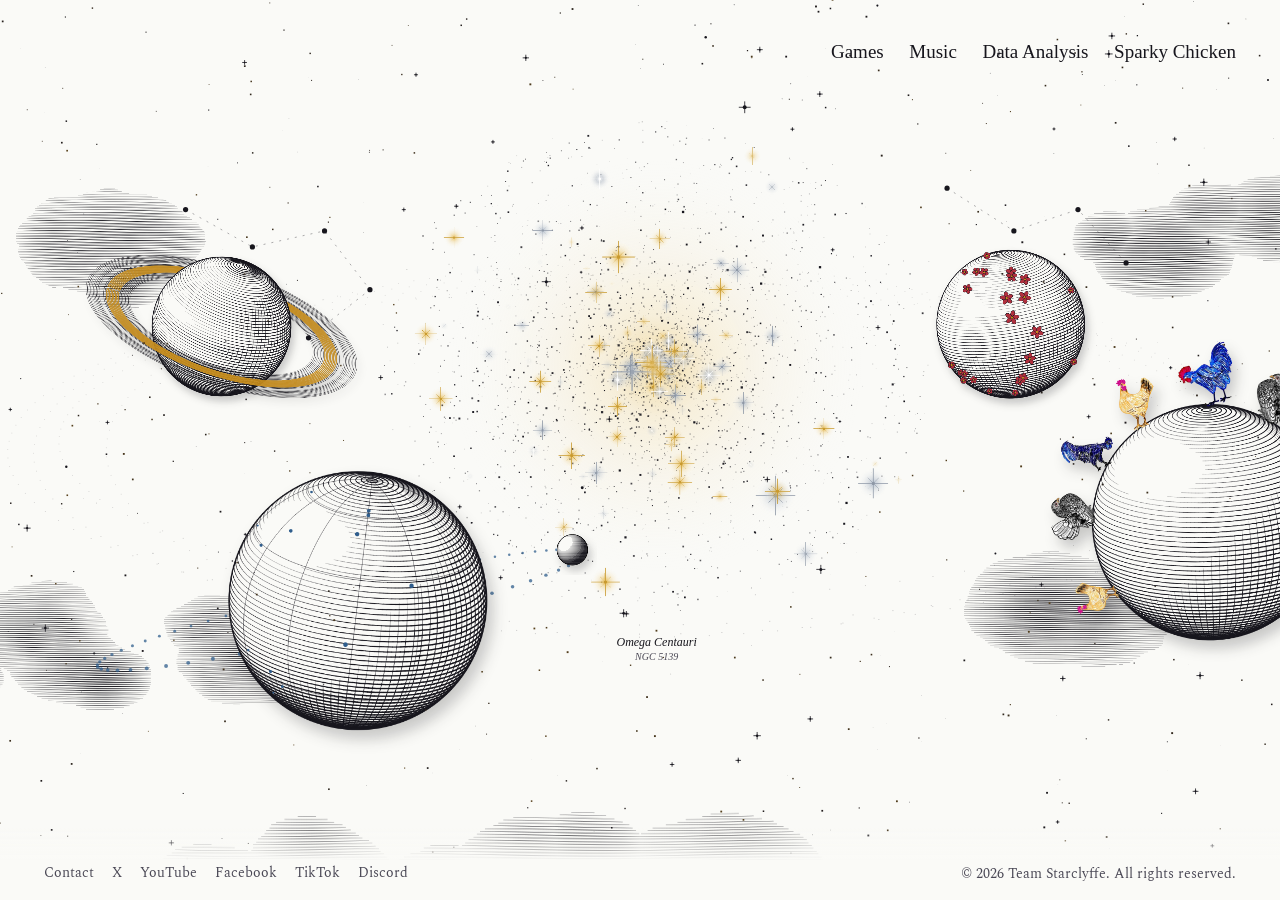
<file: index.html>
<!DOCTYPE html>
<html lang="en">
<head>
<meta charset="utf-8">
<meta name="viewport" content="width=device-width, initial-scale=1">
<title>Starclyffe — An Unfolding Universe</title>
<meta name="description" content="Starclyffe: an unfolding universe of games, music and data. Wonder begins with curiosity.">
<meta name="theme-color" content="#FAFAF7">
<link rel="icon" type="image/png" href="favicon.png">
<link rel="preconnect" href="https://fonts.googleapis.com">
<link rel="preconnect" href="https://fonts.gstatic.com" crossorigin>
<link href="https://fonts.googleapis.com/css2?family=IM+Fell+English:ital@0;1&family=Spectral:ital,wght@0,400;0,500;1,400&display=swap" rel="stylesheet">
<style>
:root{
  --paper:#FAFAF7; --ink:#17161D; --ink2:#4A4855; --rule:#D9D7D0;
  --gold:#C28A1C; --crimson:#B0303E; --blue:#2F5D8C;
  --display:"IM Fell English", "Iowan Old Style", Georgia, serif;
  --body:"Spectral", Georgia, serif;
}
*{box-sizing:border-box;margin:0;padding:0}
html,body{height:100%;overflow:hidden;background:var(--paper);color:var(--ink);font-family:var(--body)}
canvas#sky{position:fixed;inset:0;width:100%;height:100%;display:block;cursor:default;touch-action:none}
canvas#sky.over{cursor:pointer}
button{font:inherit;color:inherit;background:none;border:0;cursor:pointer}
:focus-visible{outline:2px solid var(--gold);outline-offset:4px;border-radius:2px}

.logo{display:block;aspect-ratio:1100/446;background:var(--gold);
  -webkit-mask:url(assets/starclyffe-logo.png) center/contain no-repeat;mask:url(assets/starclyffe-logo.png) center/contain no-repeat}

/* header */
.top{position:fixed;top:0;left:0;right:0;display:flex;align-items:center;justify-content:space-between;padding:22px clamp(18px,4vw,44px);z-index:5;pointer-events:none}
.top>*{pointer-events:auto}
.mini{width:150px;opacity:0;transform:translateY(-6px);transition:opacity .5s,transform .5s}
body.drifting .mini,body.inworld .mini{opacity:1;transform:none}
.worlds{display:flex;gap:clamp(12px,2vw,26px);font-family:var(--display);font-size:clamp(16px,1.5vw,19px)}
.worlds button{padding:4px 0;border-bottom:1px solid transparent;transition:border-color .25s,color .25s}
.worlds button:hover,.worlds button[aria-current="true"]{border-color:var(--ink)}

/* hero */
.hero{position:fixed;left:50%;top:clamp(84px,15vh,150px);transform:translateX(-50%);width:min(680px,92vw);text-align:center;z-index:3;pointer-events:none;transition:opacity .6s,transform .6s}
.hero .logo{width:min(560px,74vw);margin:0 auto;opacity:0;transition:opacity 1.2s}
body.ready .hero .logo{opacity:1}
.hero h1,.hero p{text-shadow:0 0 14px var(--paper),0 0 4px var(--paper),0 0 2px var(--paper)}
.hero h1{font-family:var(--display);font-weight:400;font-size:clamp(30px,4.2vw,54px);line-height:1.08;margin-top:clamp(14px,2.4vh,26px);opacity:0;transform:translateY(8px);transition:opacity 1s .2s,transform 1s .2s}
.hero p{font-size:clamp(16px,1.35vw,19px);line-height:1.6;color:var(--ink2);margin:12px auto 0;max-width:34em;opacity:0;transition:opacity 1s .5s}
body.ready .hero h1,body.ready .hero p{opacity:1;transform:none}
body.drifting .hero,body.inworld .hero{opacity:0;transform:translate(-50%,-14px)}

/* hover label */
.label{position:fixed;z-index:4;pointer-events:none;font-family:var(--display);font-style:italic;font-size:22px;padding:2px 10px;background:var(--paper);border:1px solid var(--ink);transform:translate(-50%,-50%);opacity:0;transition:opacity .2s}
.label.on{opacity:1}

/* hint + footer */
.hint{position:fixed;left:50%;bottom:64px;transform:translateX(-50%);font-style:italic;font-size:15px;color:var(--ink2);z-index:3;white-space:nowrap;transition:opacity .6s;opacity:0}
body.ready .hint{opacity:1}
body.inworld .hint,body.drifting .hint{opacity:0}
.foot{position:fixed;left:0;right:0;bottom:0;background:linear-gradient(rgba(250,250,247,0),var(--paper) 45%);padding-top:34px!important;display:flex;justify-content:space-between;align-items:center;gap:16px;flex-wrap:wrap;padding:16px clamp(18px,4vw,44px);font-size:14px;color:var(--ink2);z-index:5;pointer-events:none}
.foot>*{pointer-events:auto}
.foot nav{display:flex;gap:18px;flex-wrap:wrap}
.foot a{color:inherit;text-decoration:none;border-bottom:1px solid transparent}
.foot a:hover{color:var(--ink);border-color:var(--ink)}

/* world panel */
.panel{position:fixed;right:clamp(14px,5vw,72px);top:50%;width:min(420px,90vw);transform:translate(24px,-50%);opacity:0;visibility:hidden;z-index:6;
  background:var(--paper);border:1px solid var(--ink);padding:34px 32px 30px;transition:opacity .5s,transform .5s,visibility 0s .5s;box-shadow:8px 12px 0 -1px var(--paper),8px 12px 0 0 var(--ink)}
.panel::before{content:"";position:absolute;inset:6px;border:1px solid var(--ink);pointer-events:none}
body.inworld .panel{opacity:1;visibility:visible;transform:translate(0,-50%);transition:opacity .6s .5s,transform .6s .5s,visibility 0s}
.panel h2{font-family:var(--display);font-weight:400;font-size:44px;line-height:1}
.panel .desc{font-size:17px;line-height:1.6;margin-top:16px}
.panel .tags{display:flex;flex-wrap:wrap;gap:8px;margin-top:18px;list-style:none}
.panel .tags li{font-size:14px;border:1px solid var(--rule);padding:5px 12px;border-radius:999px}
.panel .status{font-style:italic;color:var(--ink2);margin-top:20px;font-size:15px}
.panel .status b{font-style:normal;font-weight:500;color:var(--accent,var(--gold))}
.panel .visit{display:inline-block;margin-top:18px;background:var(--accent,var(--ink));color:#fff;text-decoration:none;font-family:var(--display);font-size:19px;padding:9px 18px;border-radius:999px}
.panel .visit[hidden]{display:none}
.panel .back{display:block;margin-top:24px;font-family:var(--display);font-size:19px;border-bottom:1px solid var(--ink);padding-bottom:2px}

@media (max-width:720px){
  .worlds{display:none}
  .hint{bottom:86px;font-size:14px}
  .panel{top:auto;bottom:16px;right:50%;transform:translate(50%,24px)}
  body.inworld .panel{transform:translate(50%,0)}
}
@media (prefers-reduced-motion:reduce){*{transition:none!important}}
.sr{position:absolute;width:1px;height:1px;overflow:hidden;clip:rect(0 0 0 0)}
</style>
</head>
<body>
<canvas id="sky" aria-hidden="true"></canvas>

<header class="top">
  <button class="logo mini" id="home" aria-label="Starclyffe, back to the cluster"></button>
  <nav class="worlds" aria-label="Worlds">
    <button data-world="games">Games</button>
    <button data-world="music">Music</button>
    <button data-world="data">Data Analysis</button>
    <button data-world="sparky">Sparky Chicken</button>
  </nav>
</header>

<main>
  <section class="hero" id="hero">
    <span class="logo" id="biglogo" role="img" aria-label="Starclyffe"></span>
    <h1>Wonder begins with curiosity.</h1>
    <p>Four worlds. Endless possibilities. Follow the light, and see what you discover.</p>
  </section>
</main>

<div class="label" id="label"></div>
<p class="hint" id="hint">Scroll to drift. Click a world. Tap the sky.</p>

<aside class="panel" id="panel" aria-live="polite" aria-hidden="true">
  <h2 id="p-title"></h2>
  <p class="desc" id="p-desc"></p>
  <ul class="tags" id="p-tags"></ul>
  <p class="status">Status: <b id="p-status">Coming to life</b></p>
  <a class="visit" id="p-link" href="#" target="_blank" rel="noopener" hidden></a>
  <button class="back" id="back">Back to the cluster</button>
</aside>

<footer class="foot">
  <nav aria-label="Contact and social">
    <a href="mailto:brandon.shields@starclyffe.com">Contact</a>
    <a href="https://x.com/" target="_blank" rel="noopener">X</a>
    <a href="https://youtube.com/" target="_blank" rel="noopener">YouTube</a>
    <a href="https://facebook.com/" target="_blank" rel="noopener">Facebook</a>
    <a href="https://tiktok.com/" target="_blank" rel="noopener">TikTok</a>
    <a href="https://discord.com/" target="_blank" rel="noopener">Discord</a>
  </nav>
  <span>© 2026 Team Starclyffe. All rights reserved.</span>
</footer>

<script>
(()=>{
"use strict";
const $=s=>document.querySelector(s);
const reduce=matchMedia('(prefers-reduced-motion: reduce)').matches;

const WORLDS={
  games:{title:'Games',accent:'#C28A1C',desc:'A place for playful worlds, little adventures, and stories you can step inside. Now in the works: The Flower Prince, where a boy with a blooming sword heals a city one rooftop at a time.',tags:['The Flower Prince','Experiences','Worlds'],link:{href:'/flowerprince/',text:'See The Flower Prince',same:true},status:'The Flower Prince: preview'},
  music:{title:'Music',accent:'#B0303E',desc:'Music for other universes. Original compositions, atmosphere, and soundtracks for games, films, and the moments in between.',tags:['Original music','Licensing','Soundtracks']},
  data:{title:'Data Analysis',accent:'#2F5D8C',desc:'Find patterns, ask better questions, and turn complexity into clarity. Now open: Financial Planning, your business finances in one place. Send invoices in a minute, print real checks, upload a statement instead of typing, and always know where you stand. $20 a month, everything included.',tags:['Financial Planning','Invoices','Checks','Statements'],link:{href:'/financialplanning/',text:'Open Financial Planning',same:true},status:'Financial Planning is open'},
  sparky:{title:'Sparky Chicken',accent:'#D20001',desc:'Private internet. Private chickens. A secure connection with exits in Dallas and Mexico City, so you can watch your chickens in peace.',tags:['Private VPN','Windows','macOS'],link:{href:'https://sparkychicken.starclyffe.com/',text:'Visit Sparky Chicken'},status:'Open beta'}
};

/* ---------- helpers ---------- */
let seed=7;const rnd=()=>{seed=(seed*16807)%2147483647;return (seed-1)/2147483646};
const clamp=(v,a,b)=>v<a?a:v>b?b:v, lerp=(a,b,t)=>a+(b-a)*t;
const ease=t=>t<.5?4*t*t*t:1-Math.pow(-2*t+2,3)/2;
function mk(w,h){const c=document.createElement('canvas');c.width=w;c.height=h;return c}
const INK='#17161D';
/* value noise */
const P=new Float32Array(512);for(let i=0;i<512;i++)P[i]=rnd();
function vnoise(x,y){const xi=Math.floor(x),yi=Math.floor(y),xf=x-xi,yf=y-yi;
  const h=(a,b)=>P[(((a*57+b*131)%512)+512)%512];
  const u=xf*xf*(3-2*xf),v=yf*yf*(3-2*yf);
  return lerp(lerp(h(xi,yi),h(xi+1,yi),u),lerp(h(xi,yi+1),h(xi+1,yi+1),u),v)}
function fbm(x,y){let s=0,a=.5,f=1;for(let i=0;i<5;i++){s+=a*vnoise(x*f,y*f);f*=2.03;a*=.5}return s}

/* paper-cut shadow around a sprite */
function cutout(src,pad=40){
  const c=mk(src.width+pad*2,src.height+pad*2),x=c.getContext('2d');
  x.shadowColor='rgba(23,22,29,.22)';x.shadowBlur=26;x.shadowOffsetX=10;x.shadowOffsetY=16;
  x.drawImage(src,pad,pad);return c}

/* ---------- engraved sphere ---------- */
function engravedPlanet(kind){
  const R=230, S=kind==='games'?Math.round(R*4.4):kind==='sparky'?Math.round(R*3.3):Math.round(R*2.9);
  const c=mk(S,S),x=c.getContext('2d'),cx=S/2,cy=S/2;
  const tilt=kind==='games'?0.42:kind==='music'?0.25:kind==='sparky'?0.3:0.35, roll=kind==='games'?-0.32:kind==='music'?0.18:kind==='sparky'?0.05:-0.12;
  const ct=Math.cos(tilt),st=Math.sin(tilt),cr=Math.cos(roll),sr=Math.sin(roll);
  const L=[-0.55,-0.52,0.65];const ln=Math.hypot(...L);L[0]/=ln;L[1]/=ln;L[2]/=ln;
  function pr(th,ph,r=1){const X=Math.cos(ph)*Math.sin(th)*r,Y=Math.sin(ph)*r,Z=Math.cos(ph)*Math.cos(th)*r;
    const y2=Y*ct-Z*st,z2=Y*st+Z*ct;const x3=X*cr-y2*sr,y3=X*sr+y2*cr;return [x3,-y3,z2]}
  const band=ph=>{
    if(kind==='games')return .5+.5*Math.sin(ph*11+Math.sin(ph*4)*1.6);
    if(kind==='music')return fbm(ph*3+4,2.2)*1.1-.2;
    if(kind==='sparky')return .3+.3*Math.sin(ph*5+1);
    return .25+.25*Math.sin(ph*6)};
  const tone=(p,ph,th)=>{const lam=Math.max(0,p[0]*L[0]+p[1]*L[1]+p[2]*L[2]);
    let t=(1-lam)*.95+band(ph)*.32+(1-p[2])*.12;
    if(kind==='music')t+=(fbm(th*1.6+9,ph*2.4)-.5)*.5;
    return clamp(t,0,1)};
  /* rings behind */
  const ring=(front)=>{ if(kind!=='games')return;
    const radii=[];for(let r=1.38;r<2.05;r+=.022)radii.push(r);
    for(const r of radii){
      const gold=r>1.55&&r<1.74, gap=r>1.79&&r<1.83; if(gap)continue;
      x.beginPath();let started=false;
      for(let a=0;a<=Math.PI*2+.01;a+=.02){
        const X=Math.cos(a)*r,Z=Math.sin(a)*r;const y2=-Z*st,z2=Z*ct;const x3=X*cr-y2*sr,y3=X*sr+y2*cr;
        const vis=front?z2>=0:z2<0; const px=cx+x3*R,py=cy-y3*R;
        if(vis){started?x.lineTo(px,py):x.moveTo(px,py);started=true}else started=false}
      x.strokeStyle=gold?'#C28A1C':INK;x.lineWidth=gold?3.4:(.5+((r*37)%1)*.9);x.globalAlpha=gold?.9:.85;x.stroke()}
    x.globalAlpha=1};
  ring(false);
  /* disc fill */
  x.save();x.beginPath();x.arc(cx,cy,R,0,Math.PI*2);x.fillStyle='#FAFAF7';x.fill();x.clip();
  x.lineCap='round';x.strokeStyle=INK;
  /* latitude hatching with variable width */
  const NL=74;
  for(let k=1;k<NL;k++){const ph=-Math.PI/2+Math.PI*k/NL;let prev=null;
    for(let i=0;i<=180;i++){const th=-Math.PI+Math.PI*2*i/180;const p=pr(th,ph);
      if(p[2]<=0){prev=null;continue}
      const q=[cx+p[0]*R,cy+p[1]*R];
      if(prev){const t=tone(p,ph,th),w=t*2.7-.15;if(w>.3){x.lineWidth=w;x.beginPath();x.moveTo(prev[0],prev[1]);x.lineTo(q[0],q[1]);x.stroke()}}
      prev=q}}
  /* cross-hatch the shadow side */
  for(let k=0;k<90;k++){const th=-Math.PI+Math.PI*2*k/90;let prev=null;
    for(let i=0;i<=90;i++){const ph=-Math.PI/2+Math.PI*i/90;const p=pr(th,ph);
      if(p[2]<=0){prev=null;continue}const q=[cx+p[0]*R,cy+p[1]*R];
      if(prev){const t=tone(p,ph,th),w=(t-.62)*3.4;if(w>.25){x.lineWidth=w;x.beginPath();x.moveTo(prev[0],prev[1]);x.lineTo(q[0],q[1]);x.stroke()}}
      prev=q}}
  if(kind==='data'){ /* graticule */
    x.lineWidth=.9;x.globalAlpha=.75;
    const line=(f)=>{x.beginPath();let s=false;for(let i=0;i<=120;i++){const p=f(i/120);if(p[2]<=0){s=false;continue}
      const X=cx+p[0]*R,Y=cy+p[1]*R;s?x.lineTo(X,Y):x.moveTo(X,Y);s=true}x.stroke()};
    for(let m=0;m<12;m++)line(u=>pr(m*Math.PI/6,-Math.PI/2+Math.PI*u));
    for(let p=1;p<6;p++)line(u=>pr(-Math.PI+Math.PI*2*u,-Math.PI/2+Math.PI*p/6));
    x.globalAlpha=1;
    /* blue survey points */
    seed=91;for(let i=0;i<34;i++){const p=pr(rnd()*Math.PI*2,(rnd()-.5)*2.4);if(p[2]<.2)continue;
      x.fillStyle='#2F5D8C';x.beginPath();x.arc(cx+p[0]*R,cy+p[1]*R,3.2*p[2]+1,0,7);x.fill()}
  }
  x.restore();
  /* outline */
  x.beginPath();x.arc(cx,cy,R,0,Math.PI*2);x.lineWidth=2.4;x.strokeStyle=INK;x.stroke();
  ring(true);
  if(kind==='music'){ /* flowers, some on the rim so they stick out */
    seed=44;const flowers=[];
    for(let i=0;i<60&&flowers.length<24;i++){const th=rnd()*Math.PI*2,ph=Math.asin(rnd()*2-1);const p=pr(th,ph);
      if(p[2]<.04)continue;flowers.push(p)}
    flowers.sort((a,b)=>a[2]-b[2]);
    for(const p of flowers){const fx=cx+p[0]*R*1.0,fy=cy+p[1]*R*1.0,s=(p[2]<.3?16:10+p[2]*8),squash=.45+.55*p[2];
      const ang=Math.atan2(p[1],p[0]);
      x.save();x.translate(fx,fy);x.rotate(ang+Math.PI/2);
      for(let k=0;k<5;k++){x.save();x.rotate(k*Math.PI*2/5);x.scale(1,squash);
        x.beginPath();x.ellipse(0,-s*.62,s*.36,s*.62,0,0,Math.PI*2);x.fillStyle='#B0303E';x.fill();x.lineWidth=1.1;x.strokeStyle=INK;x.stroke();x.restore()}
      x.beginPath();x.arc(0,0,s*.22,0,7);x.fillStyle='#C28A1C';x.fill();x.lineWidth=1;x.stroke();x.restore()}
  }
  if(kind==='sparky'&&ART.yellow){ /* the flock walks around the planet */
    const put=(im,ang,h,flip)=>{if(!im)return;const w=h*im.width/im.height;x.save();x.translate(cx+Math.cos(ang)*(R-5),cy+Math.sin(ang)*(R-5));x.rotate(ang+Math.PI/2);
      if(flip)x.scale(-1,1);x.drawImage(im,-w/2,-h,w,h);x.restore()};
    const U=-Math.PI/2;
    put(ART.blue,U-.05,R*.56,false);
    put(ART.yellow,U-.55,R*.46,true);
    put(ART.laced,U+.5,R*.42,false);
    put(ART.bb,U-1.05,R*.44,true);
    put(ART.yellow,U+1.0,R*.44,false);
    put(ART.laced,U-1.55,R*.38,true);
    put(ART.yellow,U+1.55,R*.4,false);
    put(ART.blue,U+2.15,R*.42,false);
    put(ART.yellow,U-2.15,R*.38,true);
  }
  return {img:cutout(c),R,S};
}
const ART={};
function loadArt(){const L={yellow:'assets/hen-yellow.webp',blue:'assets/rooster-blue.webp',laced:'assets/hen-laced.webp',bb:'assets/rooster-blueblack.webp'};
  return Promise.all(Object.entries(L).map(([k,u])=>new Promise(r=>{const i=new Image();i.onload=()=>{ART[k]=i;r()};i.onerror=()=>r();i.src=u})))}

/* small engraved moon */
function engravedMoon(){
  const R=46,S=R*2+8,c=mk(S,S),x=c.getContext('2d'),cx=S/2,cy=S/2;
  x.save();x.beginPath();x.arc(cx,cy,R,0,7);x.fillStyle='#FAFAF7';x.fill();x.clip();
  x.strokeStyle=INK;x.lineCap='round';
  for(let y=-R;y<R;y+=3){const w=Math.sqrt(R*R-y*y);for(let X=-w;X<w;X+=3){
    const nz=Math.sqrt(Math.max(0,1-(X*X+y*y)/(R*R)));const lam=clamp((-X*.6-y*.5)/R*.8+nz*.6,0,1);const t=(1-lam)*2.4-.4;
    if(t>.25){x.lineWidth=t;x.beginPath();x.moveTo(cx+X,cy+y);x.lineTo(cx+X+3,cy+y+.6);x.stroke()}}}
  x.restore();x.beginPath();x.arc(cx,cy,R,0,7);x.lineWidth=1.6;x.stroke();
  return cutout(c,24);
}

/* Omega Centauri: a living cluster of ink dots with gold, silver and white sparks */
const CL={x:60,y:-300,z:3050,R:980};
const cdots=[];
function glint(col,halo){const S=64,c=mk(S,S),x=c.getContext('2d'),m=S/2;
  const g=x.createRadialGradient(m,m,0,m,m,m);g.addColorStop(0,halo[0]);g.addColorStop(.35,halo[1]);g.addColorStop(1,'rgba(255,255,255,0)');
  x.fillStyle=g;x.fillRect(0,0,S,S);x.strokeStyle=col;x.lineCap='round';
  for(const [l,w] of [[m*.95,1.6],[m*.5,1]]){x.lineWidth=w;x.beginPath();
    if(l>m*.6){x.moveTo(m-l,m);x.lineTo(m+l,m);x.moveTo(m,m-l);x.lineTo(m,m+l)}else{const d=l*.7;x.moveTo(m-d,m-d);x.lineTo(m+d,m+d);x.moveTo(m+d,m-d);x.lineTo(m-d,m+d)}x.stroke()}
  x.fillStyle=col;x.beginPath();x.arc(m,m,3.2,0,7);x.fill();return c}
const GLINT=[
  glint('#C99A2E',['rgba(232,190,90,.95)','rgba(232,190,90,.35)']),          // gold
  glint('#8E98A6',['rgba(190,200,214,.95)','rgba(170,182,198,.35)']),        // silver
  glint('#FFFFFF',['rgba(255,255,255,1)','rgba(160,170,186,.45)'])           // white, rimmed in silver so it reads on paper
];
function buildCluster(n){cdots.length=0;seed=3;
  for(let i=0;i<n;i++){const u=rnd(),r=Math.pow(u,1.85);const t=rnd();
    cdots.push({r,a:rnd()*Math.PI*2,w:.035/(.12+r),s:.5+rnd()*rnd()*1.7,ph:rnd()*6.3,sp:.6+rnd()*2.2,
      k:t<.035?1:t<.06?2:t<.08?3:0})}}
const dust=[];
function emitDust(n,burst){for(let i=0;i<n&&dust.length<220;i++){const a=rnd()*Math.PI*2,r=rnd()*.12;
  dust.push({r,a,vr:(burst?.18:.05)+rnd()*.08,va:(rnd()-.5)*.25,life:0,max:3+rnd()*3,k:rnd()<.45?0:rnd()<.5?1:2,s:.35+rnd()*.5})}}
function drawCluster(dt){
  const q=proj(CL.x,CL.y,CL.z);if(!q)return;const [cx,cy,sc]=q,R=CL.R*sc;
  /* breathing gold light at the core */
  const br=reduce?.5:.5+.5*Math.sin(time*.7);
  const g=ctx.createRadialGradient(cx,cy,0,cx,cy,R*.75);
  g.addColorStop(0,`rgba(236,196,98,${.42+br*.18})`);g.addColorStop(.25,`rgba(236,200,120,${.16+br*.08})`);g.addColorStop(1,'rgba(250,250,247,0)');
  ctx.fillStyle=g;ctx.beginPath();ctx.arc(cx,cy,R*.75,0,7);ctx.fill();
  /* ink dots: swirl (inner faster) and twinkle */
  ctx.fillStyle=INK;const sparks=[];
  for(const d of cdots){if(!reduce)d.a+=d.w*dt;
    const x=cx+Math.cos(d.a)*d.r*R,y=cy+Math.sin(d.a)*d.r*R*.9;
    const tw=reduce?1:.5+.5*Math.sin(time*d.sp+d.ph);
    if(d.k){const f=reduce?.4:Math.pow(tw,7);if(f>.08)sparks.push([x,y,f,d.k-1,d.s]);else{ctx.globalAlpha=.5;ctx.fillRect(x-.6,y-.6,1.2,1.2)}continue}
    const sz=d.s*(.7+.5*tw)*clamp(sc*2.6,.95,1.6);ctx.globalAlpha=.35+.65*tw;ctx.fillRect(x-sz/2,y-sz/2,sz,sz)}
  ctx.globalAlpha=1;
  /* magic dust drifting out of the core */
  if(!reduce&&rnd()<dt*9)emitDust(1);
  for(let i=dust.length-1;i>=0;i--){const p=dust[i];p.life+=dt;if(p.life>p.max){dust.splice(i,1);continue}
    p.r+=p.vr*dt;p.a+=p.va*dt+ .02*dt;const x=cx+Math.cos(p.a)*p.r*R,y=cy+Math.sin(p.a)*p.r*R*.9-p.life*6;
    const f=Math.sin(Math.PI*p.life/p.max)*(.6+.4*Math.sin(time*9+i));sparks.push([x,y,f*.8,p.k,p.s*1.4])}
  for(const [x,y,f,k,s] of sparks){const z=(7+s*10)*f*Math.min(1.5,sc*2.4)+2.5;ctx.globalAlpha=Math.min(1,f*1.3);ctx.drawImage(GLINT[k],x-z,y-z,z*2,z*2)}
  ctx.globalAlpha=1;
  /* atlas caption */
  ctx.textAlign='center';ctx.fillStyle=INK;ctx.font=`italic ${Math.max(12,Math.round(34*sc*1.25))}px "IM Fell English", Georgia, serif`;
  ctx.fillText('Omega Centauri',cx,cy+R*1.02);ctx.fillStyle='#4A4855';ctx.font=`italic ${Math.max(10,Math.round(22*sc*1.25))}px "IM Fell English", Georgia, serif`;
  ctx.fillText('NGC 5139',cx,cy+R*1.02+Math.max(14,30*sc*1.25));
  return [cx,cy];
}

/* engraved line-screen cloud */
function cloud(sd,w=1000,h=460){
  const c=mk(w,h),x=c.getContext('2d');seed=sd;
  const blobs=[];for(let i=0;i<7;i++)blobs.push([w*(.16+rnd()*.68),h*(.42+rnd()*.3),h*(.18+rnd()*.2)]);
  x.fillStyle=INK;
  for(let y=6;y<h-4;y+=3.4){for(let X=4;X<w-4;X+=2){
    let m=0;for(const b of blobs){const dx=(X-b[0])/(b[2]*1.5),dy=(y-b[1])/b[2];m=Math.max(m,Math.exp(-(dx*dx+dy*dy)*1.6))}
    const n=fbm(X/150+sd,y/110);const d=clamp(m*(.55+n*.9)-.3,0,1);
    const shade=d*(.55+.45*clamp((y-h*.35)/(h*.6),0,1));
    const t=shade*2.5;if(t>.28){const wy=y+Math.sin(X*.014+y*.03)*1.3;x.fillRect(X,wy-t/2,2.05,t)}}}
  return c;
}

/* ---------- scene ---------- */
const cv=$('#sky'),ctx=cv.getContext('2d');let W=0,H=0,DPR=1,F=800;
function resize(){DPR=Math.min(devicePixelRatio||1,2);W=innerWidth;H=innerHeight;cv.width=W*DPR;cv.height=H*DPR;ctx.setTransform(DPR,0,0,DPR,0,0);F=Math.max(H,W*.62)*.95}
addEventListener('resize',resize);resize();

const objs=[];const stars=[];
seed=11;
for(let i=0;i<520;i++)stars.push({x:(rnd()-.5)*5200,y:(rnd()-.5)*3200,z:300+rnd()*3300,m:Math.pow(rnd(),3),flash:0,tw:rnd()*6});
const constel=[[[-1700,-900],[-1450,-760],[-1180,-820],[-1010,-600],[-1240,-420]],[[1150,-980],[1400,-820],[1640,-900],[1820,-700]],[[-1500,700],[-1250,820],[-1050,640]]];

let planets={};
function build(){
  objs.length=0;
  const cl=[cloud(1),cloud(2),cloud(3,1100,420),cloud(4,900,400)];
  const cp=[[-1500,520,2300,1500,0],[1500,380,2050,1500,1],[-200,760,1500,1600,2],[1900,-700,2600,1400,3],[-2000,-640,2700,1500,1],
            [-900,620,520,1200,3],[980,640,600,1250,0]];
  for(const [x0,y0,z0,w0,i] of cp)objs.push({kind:'cloud',img:cl[i],x:x0,y:y0,z:z0,w:w0,drift:(rnd()-.5)*8});
  const mkP=(id,dia,a,Rx,Rz,Ry,w,bob)=>{const g=engravedPlanet(id);return {kind:'planet',id,img:g.img,w:dia*g.img.width/(g.R*2),rd:dia/2,
    orb:{a,Rx,Rz,Ry,w},x:0,y:0,z:2000,sway:0,sv:0,hov:0,bob}};
  planets={
    games:mkP('games',420,2.6,1450,880,430,.036,0),
    music:mkP('music',450,0.55,1350,820,400,.04,2),
    data:mkP('data',430,4.3,1250,780,470,.034,4),
    sparky:mkP('sparky',440,5.55,1400,850,450,.038,1)
  };
  for(const id in planets){placeOrbit(planets[id]);objs.push(planets[id])}
  objs.push({kind:'moon',img:engravedMoon(),host:planets.data,w:90});
}

const OC={x:0,y:-170,z:2150};
function placeOrbit(p){const o=p.orb;p.x=OC.x+o.Rx*Math.cos(o.a);p.z=OC.z+o.Rz*Math.sin(o.a);p.y=OC.y-o.Ry*Math.sin(o.a)}
const cam={x:0,y:0,z:0},tgt={x:0,y:0,z:0};let mx=0,my=0,scrollZ=0,inWorld=null,flying=null;
const proj=(x,y,z)=>{const d=z-cam.z;if(d<40)return null;const s=F/d;return [W/2+(x-cam.x)*s,H/2+(y-cam.y)*s,s]};

/* ---------- intro: stars gather into the logo ---------- */
let parts=[],introT=-1,logoPts=[];
function sampleLogo(){
  const el=$('#biglogo'),r=el.getBoundingClientRect();if(!r.width)return false;
  const img=new Image();img.src='assets/starclyffe-logo.png';
  return new Promise(res=>{img.onload=()=>{try{
      const w=Math.round(r.width),h=Math.round(r.height),c=mk(w,h),x=c.getContext('2d');x.drawImage(img,0,0,w,h);
      const a=x.getImageData(0,0,w,h).data,pts=[],step=w>420?3:2;
      for(let y=0;y<h;y+=step)for(let X=0;X<w;X+=step)if(a[(y*w+X)*4+3]>140)pts.push([r.left+X,r.top+y]);
      for(let i=pts.length-1;i>0;i--){const j=(rnd()*(i+1))|0;[pts[i],pts[j]]=[pts[j],pts[i]]}
      res(pts.slice(0,2600))}catch(e){res([])}};img.onerror=()=>res([])})}
function startIntro(fromLogo){
  if(!logoPts.length){document.body.classList.add('ready');return}
  parts=logoPts.map((p,i)=>{const a=rnd()*Math.PI*2,r=fromLogo?60+rnd()*260:Math.max(W,H)*(.3+rnd()*.7);
    return {tx:p[0],ty:p[1],sx:fromLogo?p[0]+Math.cos(a)*r:W/2+Math.cos(a)*r,sy:fromLogo?p[1]+Math.sin(a)*r:H/2+Math.sin(a)*r,d:rnd()*.5,sz:.8+rnd()*1.1}});
  introT=0;if(fromLogo)document.body.classList.remove('ready');
}

/* ---------- interaction ---------- */
const label=$('#label');let hover=null;
function pick(px,py){let best=null;
  for(const id in planets){const p=planets[id];const q=proj(p.x,p.y+Math.sin(p.bob)*14,p.z);if(!q)continue;
    const r=p.rd*q[2];if(Math.hypot(px-q[0],py-q[1])<r*1.05&&(!best||p.z<best.z))best=p}
  return best}
cv.addEventListener('pointermove',e=>{mx=e.clientX/W-.5;my=e.clientY/H-.5;
  if(inWorld||flying)return;const p=pick(e.clientX,e.clientY);hover=p;cv.classList.toggle('over',!!p);
  if(p){label.textContent=WORLDS[p.id].title;label.classList.add('on')}else label.classList.remove('on')});
cv.addEventListener('pointerleave',()=>{hover=null;label.classList.remove('on')});
const rings=[];
cv.addEventListener('click',e=>{if(flying)return;
  if(inWorld){goHome();return}
  const p=pick(e.clientX,e.clientY);if(p){enter(p.id);return}
  rings.push({x:e.clientX,y:e.clientY,t:0});});
addEventListener('wheel',e=>{if(inWorld||flying)return;scrollZ=clamp(scrollZ+e.deltaY*.9,0,1150)},{passive:true});
let ty0=null;cv.addEventListener('touchstart',e=>{ty0=e.touches[0].clientY},{passive:true});
cv.addEventListener('touchmove',e=>{if(ty0==null||inWorld)return;const y=e.touches[0].clientY;scrollZ=clamp(scrollZ+(ty0-y)*2.2,0,1150);ty0=y},{passive:true});
addEventListener('keydown',e=>{if(e.key==='Escape'&&inWorld)goHome();
  if(!inWorld&&(e.key==='ArrowDown'||e.key==='PageDown'))scrollZ=clamp(scrollZ+180,0,1150);
  if(!inWorld&&(e.key==='ArrowUp'||e.key==='PageUp'))scrollZ=clamp(scrollZ-180,0,1350)});

function fly(to,ms,done){flying={from:{...cam},to,t0:performance.now(),ms,done}}
function enter(id){const p=planets[id],w=WORLDS[id];hover=null;label.classList.remove('on');cv.classList.remove('over');
  inWorld=id;document.body.classList.add('inworld');
  $('#p-title').textContent=w.title;$('#p-desc').textContent=w.desc;$('#p-tags').innerHTML=w.tags.map(t=>`<li>${t}</li>`).join('');
  $('#p-status').textContent=w.status||'Coming to life';const ln=$('#p-link');if(w.link){ln.hidden=false;ln.href=w.link.href;ln.textContent=w.link.text;if(w.link.same){ln.removeAttribute('target')}else{ln.target='_blank'}}else ln.hidden=true;
  $('#panel').style.setProperty('--accent',w.accent);$('#panel').setAttribute('aria-hidden','false');
  document.querySelectorAll('.worlds button').forEach(b=>b.setAttribute('aria-current',b.dataset.world===id));
  const off=W>720?p.rd*.95:0, dz=p.rd*(W>720?3.4:4.2);
  fly({x:p.x+off,y:p.y+(W>720?0:p.rd*.9),z:p.z-dz},reduce?1:1500,()=>{$('#back').focus({preventScroll:true})});
  p.sv+=.08}
function goHome(){if(!inWorld)return;const id=inWorld;inWorld=null;document.body.classList.remove('inworld');$('#panel').setAttribute('aria-hidden','true');
  document.querySelectorAll('.worlds button').forEach(b=>b.setAttribute('aria-current','false'));
  fly({x:0,y:0,z:scrollZ},reduce?1:1300,()=>{});planets[id].sv-=.06}
$('#back').addEventListener('click',goHome);
$('#home').addEventListener('click',()=>{if(inWorld)goHome();else{scrollZ=0}});
document.querySelectorAll('.worlds button').forEach(b=>b.addEventListener('click',()=>{if(flying)return;if(inWorld===b.dataset.world)return;
  if(inWorld){inWorld=null;document.body.classList.remove('inworld')}enter(b.dataset.world)}));
$('#biglogo').style.pointerEvents='auto';$('#biglogo').style.cursor='pointer';
$('#biglogo').addEventListener('click',()=>{if(introT>=0)return;startIntro(true);const r=$('#biglogo').getBoundingClientRect();rings.push({x:r.left+r.width/2,y:r.top+r.height/2,t:0})});

/* ---------- render ---------- */
let last=performance.now(),time=0;
function frame(now){const dt=Math.min(.05,(now-last)/1000);last=now;time+=dt;
  /* camera */
  if(flying){const t=clamp((now-flying.t0)/flying.ms,0,1),e=ease(t);
    cam.x=lerp(flying.from.x,flying.to.x,e);cam.y=lerp(flying.from.y,flying.to.y,e);cam.z=lerp(flying.from.z,flying.to.z,e);
    if(t>=1){const d=flying.done;flying=null;d&&d()}}
  else if(!inWorld){tgt.x=mx*(reduce?0:90)+(reduce?0:Math.sin(time*.07)*30);tgt.y=my*(reduce?0:60);tgt.z=scrollZ;
    cam.x+=(tgt.x-cam.x)*.05;cam.y+=(tgt.y-cam.y)*.05;cam.z+=(tgt.z-cam.z)*.07}
  document.body.classList.toggle('drifting',!inWorld&&cam.z>140);

  /* planets travel their orbits (paused while hovered or inside a world) */
  for(const id in planets){const p=planets[id];if(!reduce&&!inWorld&&!flying&&hover!==p)p.orb.a+=p.orb.w*dt;placeOrbit(p)}
  ctx.clearRect(0,0,W,H);
  const cc=drawCluster(dt);
  if(cc)for(const r of rings){if(!r.cl&&r.t*Math.max(W,H)*.55>Math.hypot(cc[0]-r.x,cc[1]-r.y)){r.cl=1;emitDust(40,true)}}
  /* engraved orbit paths */
  ctx.fillStyle=INK;
  for(const id in planets){const o=planets[id].orb;for(let k=0;k<140;k++){const a=k/140*Math.PI*2;
    const q=proj(OC.x+o.Rx*Math.cos(a),OC.y-o.Ry*Math.sin(a),OC.z+o.Rz*Math.sin(a));if(!q)continue;
    ctx.globalAlpha=id===(hover&&hover.id)||id===inWorld?.55:.22;const r=Math.max(.7,1.5*q[2]);ctx.fillRect(q[0]-r/2,q[1]-r/2,r,r)}}
  ctx.globalAlpha=1;
  /* constellations (far, engraved dashes) */
  ctx.save();ctx.setLineDash([2,6]);ctx.lineWidth=1;ctx.strokeStyle='rgba(23,22,29,.35)';
  for(const g of constel){ctx.beginPath();g.forEach((p,i)=>{const q=proj(p[0],p[1],3200);if(!q)return;i?ctx.lineTo(q[0],q[1]):ctx.moveTo(q[0],q[1])});ctx.stroke()}
  ctx.setLineDash([]);
  for(const g of constel)for(const p of g){const q=proj(p[0],p[1],3200);if(!q)continue;ctx.fillStyle=INK;ctx.beginPath();ctx.arc(q[0],q[1],2.6,0,7);ctx.fill()}
  ctx.restore();

  /* ring pulses */
  for(const r of rings){r.t+=dt;}
  while(rings.length&&rings[0].t>2.6)rings.shift();

  /* stars */
  for(const s of stars){const q=proj(s.x,s.y,s.z);if(!q)continue;const [x,y,sc]=q;if(x<-20||x>W+20||y<-20||y>H+20)continue;
    for(const r of rings){const rr=r.t*Math.max(W,H)*.55;if(Math.abs(Math.hypot(x-r.x,y-r.y)-rr)<14)s.flash=1}
    s.flash*=.965;const tw=reduce?1:.8+.2*Math.sin(time*1.7+s.tw);
    const rad=(.5+s.m*2.6)*Math.min(1.6,sc*1.3)*tw;
    ctx.fillStyle=s.flash>.05?`rgba(194,138,28,${.4+s.flash*.6})`:INK;
    ctx.beginPath();ctx.arc(x,y,rad,0,7);ctx.fill();
    if(s.m>.45||s.flash>.3){const L=rad*(3+s.flash*4);ctx.strokeStyle=ctx.fillStyle;ctx.lineWidth=.8;ctx.beginPath();
      ctx.moveTo(x-L,y);ctx.lineTo(x+L,y);ctx.moveTo(x,y-L);ctx.lineTo(x,y+L);ctx.stroke()}}

  /* objects back-to-front */
  const list=objs.slice().sort((a,b)=>(b.z??(b.host.z+Math.sin(time*.5)*b.host.rd*1.6))-(a.z??(a.host.z+Math.sin(time*.5)*a.host.rd*1.6)));
  for(const o of list){
    if(o.kind==='moon'){const h=o.host,a=time*(reduce?0:.5);const ox=h.x+Math.cos(a)*h.rd*1.75,oz=h.z+Math.sin(a)*h.rd*1.6,oy=h.y+Math.sin(h.bob)*14-Math.cos(a)*h.rd*.35;
      /* dotted orbit */
      ctx.save();ctx.fillStyle='#2F5D8C';for(let k=0;k<64;k++){const b=k/64*Math.PI*2;const q=proj(h.x+Math.cos(b)*h.rd*1.75,h.y+Math.sin(h.bob)*14-Math.cos(b)*h.rd*.35,h.z+Math.sin(b)*h.rd*1.6);
        if(q){ctx.globalAlpha=.75;ctx.beginPath();ctx.arc(q[0],q[1],Math.max(1,1.8*q[2]*1.4),0,7);ctx.fill()}}ctx.restore();
      const q=proj(ox,oy,oz);if(q){const w=o.w*q[2];ctx.drawImage(o.img,q[0]-w/2,q[1]-w/2,w,w)}continue}
    let oy=o.y,ox=o.x;
    if(o.kind==='cloud'&&!reduce)ox+=Math.sin(time*.05+o.drift)*o.drift*6;
    if(o.kind==='planet'){
      if(!reduce)o.bob+=dt*.8;oy+=Math.sin(o.bob)*14;
      const want=(hover===o?1:0);o.hov+=(want-o.hov)*.12;
      o.sv+=(-o.sway*18-o.sv*3.2)*dt;o.sway+=o.sv*dt*6;
      for(const r of rings){const q=proj(ox,oy,o.z);if(!q)continue;const rr=r.t*Math.max(W,H)*.55;
        if(!r['h'+o.id]&&rr>Math.hypot(q[0]-r.x,q[1]-r.y)){r['h'+o.id]=1;o.sv+=(q[0]>r.x?1:-1)*.12}}}
    const q=proj(ox,oy,o.z);if(!q)continue;
    let s=q[2]*(o.kind==='planet'?1+o.hov*.06:1);const w=o.w*s,h=w*o.img.height/o.img.width;
    if(q[0]+w/2<-50||q[0]-w/2>W+50||q[1]+h/2<-50||q[1]-h/2>H+50)continue;
    const near=o.z-cam.z;ctx.globalAlpha=clamp((near-60)/260,0,1);
    ctx.save();ctx.translate(q[0],q[1]);
    if(o.kind==='planet'){ctx.rotate(o.sway+(reduce?0:Math.sin(o.bob*.7)*.02));
      if(o.hov>.02){ctx.save();ctx.globalAlpha*=o.hov;ctx.strokeStyle=WORLDS[o.id].accent;ctx.lineWidth=1.5;ctx.setLineDash([3,6]);
        ctx.beginPath();ctx.arc(0,0,o.rd*s*1.16+Math.sin(time*3)*3,0,7);ctx.stroke();ctx.restore()}}
    ctx.drawImage(o.img,-w/2,-h/2,w,h);ctx.restore();ctx.globalAlpha=1}

  /* pulse rings drawn on top, engraved double line */
  for(const r of rings){const rr=r.t*Math.max(W,H)*.55,a=clamp(1-r.t/2.6,0,1);
    ctx.strokeStyle=`rgba(194,138,28,${a*.9})`;ctx.lineWidth=1.6;ctx.beginPath();ctx.arc(r.x,r.y,rr,0,7);ctx.stroke();
    ctx.strokeStyle=`rgba(23,22,29,${a*.45})`;ctx.lineWidth=.8;ctx.beginPath();ctx.arc(r.x,r.y,rr*.94,0,7);ctx.stroke()}

  /* hover label follows planet */
  if(hover){const q=proj(hover.x,hover.y+Math.sin(hover.bob)*14,hover.z);if(q){label.style.left=q[0]+'px';label.style.top=(q[1]+hover.rd*q[2]*1.25)+'px'}}

  /* intro particles */
  if(introT>=0){introT+=dt;let all=true;
    for(const p of parts){const t=clamp((introT-p.d)/1.7,0,1),e=ease(t);if(t<1)all=false;
      const x=lerp(p.sx,p.tx,e),y=lerp(p.sy,p.ty,e)-Math.sin(e*Math.PI)*40;
      const k=clamp(e*1.2,0,1);ctx.fillStyle=`rgba(${Math.round(lerp(23,194,k))},${Math.round(lerp(22,138,k))},${Math.round(lerp(29,28,k))},${introT>2.3?clamp(1-(introT-2.3)/.8,0,1):1})`;
      ctx.fillRect(x-p.sz/2,y-p.sz/2,p.sz,p.sz)}
    if(introT>2.0)document.body.classList.add('ready');
    if(all&&introT>3.1){introT=-1;parts=[]}}

  requestAnimationFrame(frame)}

/* ---------- start ---------- */
async function start(){
  try{await document.fonts.ready}catch(e){}
  await loadArt();
  buildCluster(W<720?2200:3800);
  build();
  requestAnimationFrame(frame);
  if(reduce){document.body.classList.add('ready');return}
  const r=await sampleLogo();logoPts=Array.isArray(r)?r:[];startIntro(false);
}
start();
})();
</script>
</body>
</html>
</file>
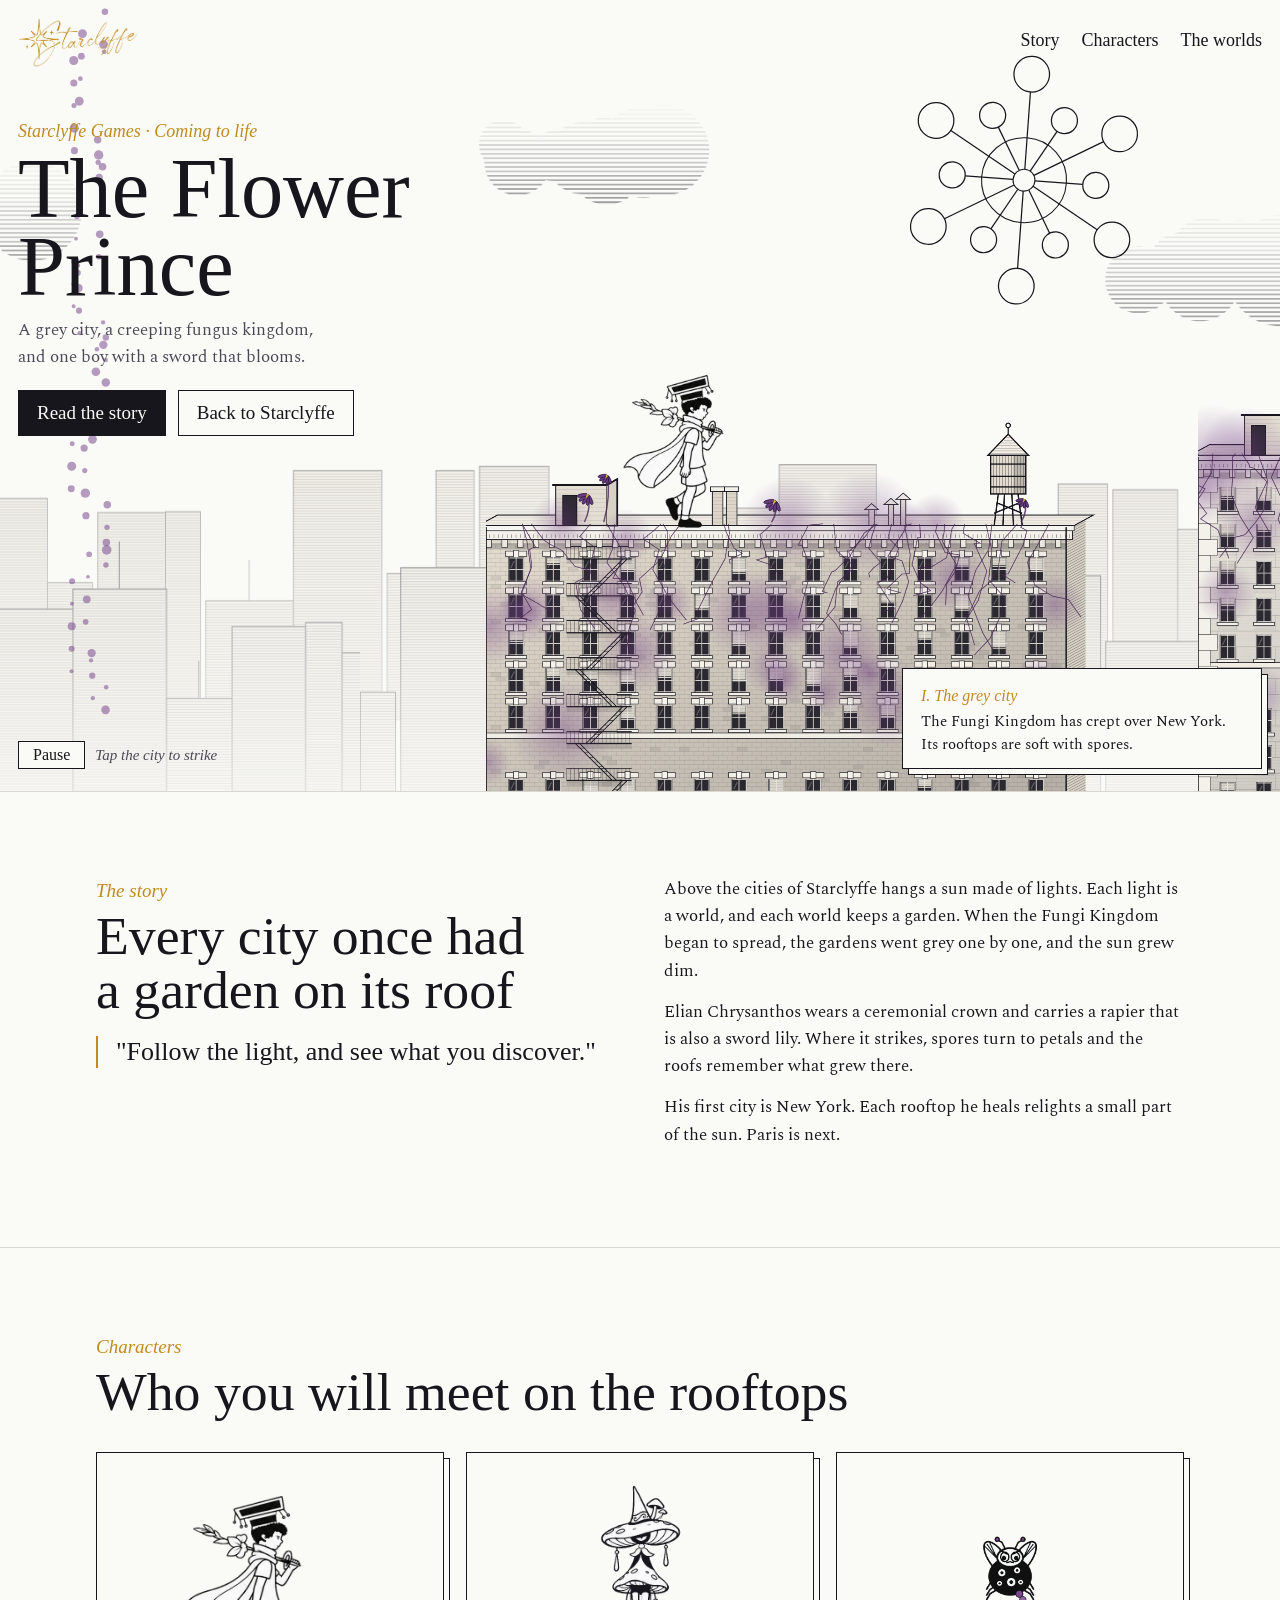
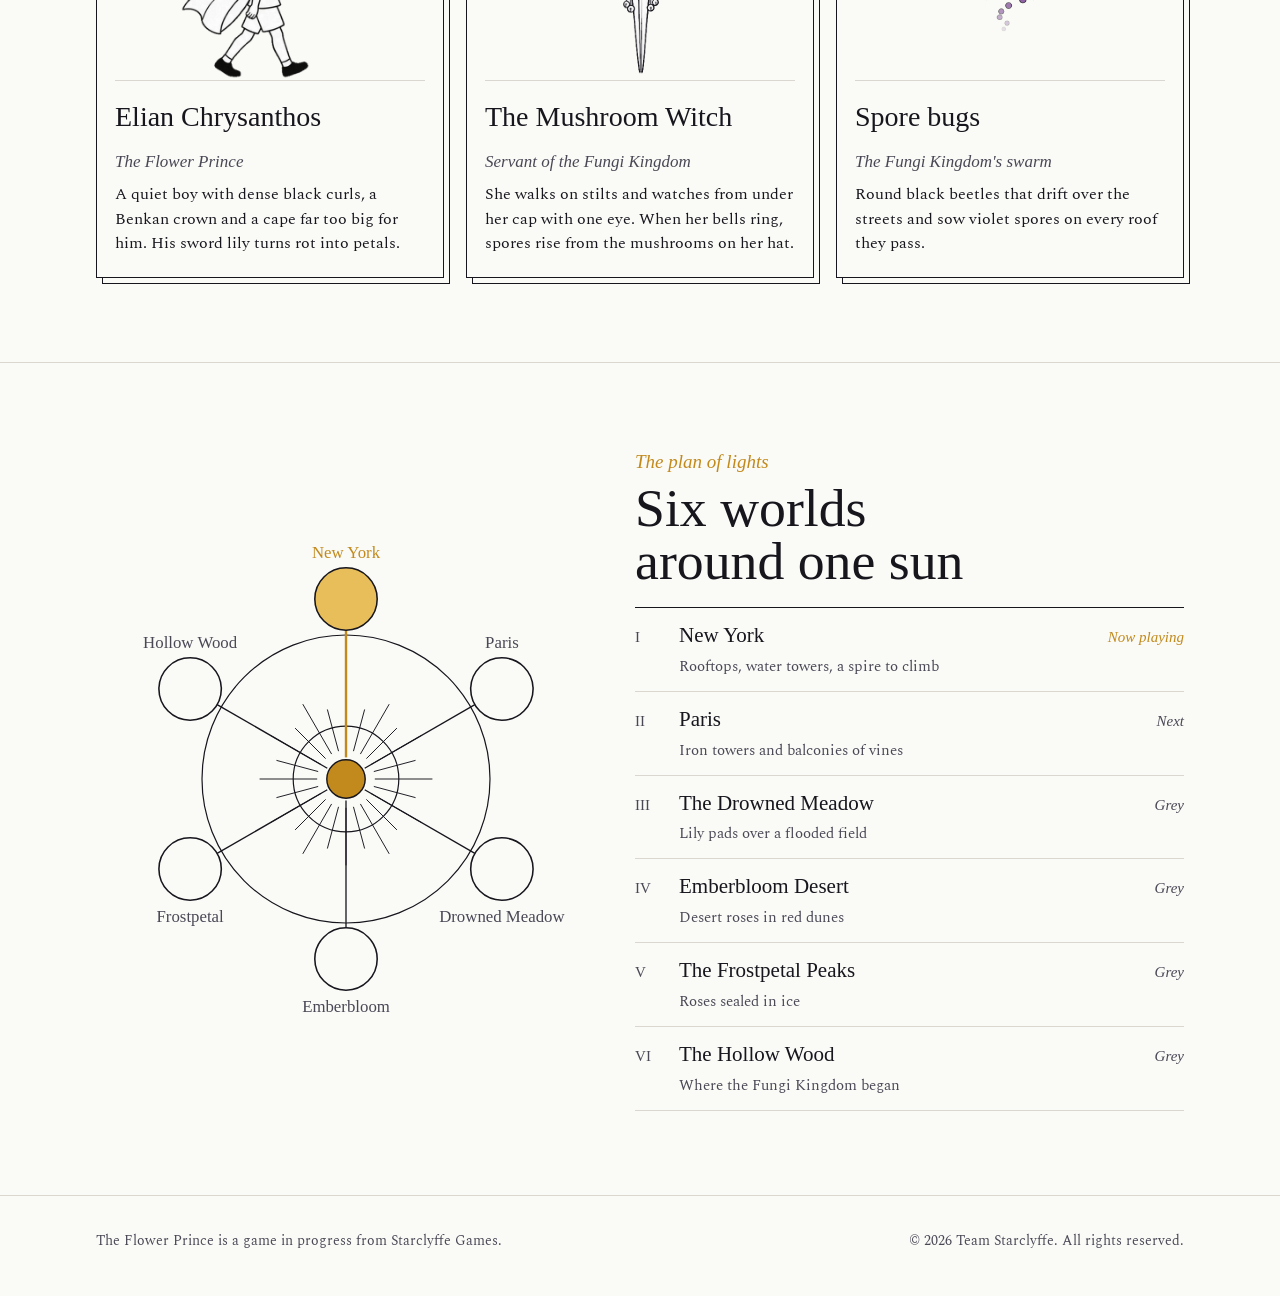
<file: flowerprince/index.html>
<!DOCTYPE html>
<html lang="en">
<head>
<meta charset="utf-8">
<meta name="viewport" content="width=device-width, initial-scale=1, viewport-fit=cover">
<link rel="icon" href="/favicon.png">
<title>The Flower Prince</title>
<meta name="description" content="The Flower Prince, a game in progress from Starclyffe. A grey city, a fungus kingdom, and one boy with a sword that blooms.">
<link rel="preconnect" href="https://fonts.googleapis.com">
<link rel="preconnect" href="https://fonts.gstatic.com" crossorigin>
<link rel="stylesheet" href="https://fonts.googleapis.com/css2?family=IM+Fell+English:ital@0;1&family=Spectral:ital,wght@0,400;0,500;1,400&display=swap">
<style>
/* Layout: Starclyffe's paper-and-ink universe. A full-width living engraving (the story plays on its own),
   then three quiet sections: the story, the characters, the plan of lights. Colour lives only in flowers and gold. */
:root {
  --paper: #FAFAF7;   /* Starclyffe paper */
  --ink: #17161D;     /* engraving ink */
  --ink2: #4A4855;    /* quiet text */
  --rule: #D9D7D0;    /* hairlines */
  --gold: #C28A1C;    /* the Games world, the sun */
  --crimson: #B0303E; /* passionflowers */
  --spore: #7A4A8E;   /* the Fungi Kingdom */
  --display: "IM Fell English", "Iowan Old Style", Georgia, serif;
  --body: "Spectral", Georgia, serif;
  color-scheme: light;
}
* { box-sizing: border-box; }
html { background: var(--paper); }
body { margin: 0; background: var(--paper); color: var(--ink); font-family: var(--body); font-size: 17px; line-height: 1.6; }
body::before { content: ""; position: fixed; inset: 0 0 auto; height: env(safe-area-inset-top, 0px); z-index: 10; background: var(--paper); }
a { color: inherit; }
:focus-visible { outline: 2px solid var(--gold); outline-offset: 3px; }
.wrap { max-width: 1120px; margin: 0 auto; padding-left: max(16px, env(safe-area-inset-left, 0px)); padding-right: max(16px, env(safe-area-inset-right, 0px)); }

/* top bar, like the cluster page */
.top { position: absolute; z-index: 4; top: env(safe-area-inset-top, 0px); left: 0; right: 0; }
.top .wrap { display: flex; align-items: center; justify-content: space-between; gap: 16px; padding-block: 18px; max-width: none; padding-left: max(18px, env(safe-area-inset-left, 0px)); padding-right: max(18px, env(safe-area-inset-right, 0px)); }
.logo { display: block; width: 120px; aspect-ratio: 1100 / 446; background: var(--gold); -webkit-mask: url(assets/starclyffe-logo.png) center / contain no-repeat; mask: url(assets/starclyffe-logo.png) center / contain no-repeat; }
.nav { display: flex; gap: 22px; font-family: var(--display); font-size: 18px; }
.nav a { text-decoration: none; border-bottom: 1px solid transparent; padding-bottom: 2px; }
.nav a:hover { border-color: var(--ink); }

/* the living engraving */
.hero { position: relative; height: clamp(560px, 88vh, 900px); overflow: hidden; border-bottom: 1px solid var(--rule); background: var(--paper); }
#stage { position: absolute; inset: 0; width: 100%; height: 100%; display: block; cursor: pointer; touch-action: manipulation; }
.title { position: absolute; z-index: 3; left: max(18px, env(safe-area-inset-left, 0px)); top: clamp(86px, 13vh, 130px); max-width: 430px; pointer-events: none; }
.eyebrow { font-family: var(--display); font-style: italic; color: var(--gold); font-size: 18px; }
h1 { font-family: var(--display); font-weight: 400; font-size: clamp(46px, 6.6vw, 88px); line-height: .92; margin: 4px 0 12px; text-wrap: balance; }
.lede { margin: 0 0 18px; color: var(--ink2); max-width: 34ch; }
.cta { display: flex; flex-wrap: wrap; gap: 12px; pointer-events: auto; }
.btn { font-family: var(--display); font-size: 19px; text-decoration: none; padding: 7px 18px; border: 1px solid var(--ink); background: var(--paper); }
.btn.gold { background: var(--ink); color: var(--paper); }
.btn:hover { border-color: var(--gold); color: var(--gold); }
.btn.gold:hover { background: var(--gold); color: var(--paper); }

/* caption card: the Starclyffe double-framed panel */
.card { position: absolute; z-index: 3; right: max(18px, env(safe-area-inset-right, 0px)); bottom: 22px; width: min(360px, calc(100% - 36px)); background: var(--paper); border: 1px solid var(--ink); padding: 14px 18px 12px; box-shadow: 6px 6px 0 -1px var(--paper), 6px 6px 0 0 var(--ink); transition: opacity .5s; }
.card .ch { font-family: var(--display); font-style: italic; color: var(--gold); font-size: 16px; }
.card p { margin: 2px 0 0; font-size: 15px; line-height: 1.5; min-height: 3em; }
.controls { position: absolute; z-index: 3; left: max(18px, env(safe-area-inset-left, 0px)); bottom: 22px; display: flex; gap: 10px; align-items: center; }
.controls button { font-family: var(--display); font-size: 16px; background: var(--paper); border: 1px solid var(--ink); padding: 4px 14px; cursor: pointer; color: var(--ink); }
.hint { font-family: var(--display); font-style: italic; color: var(--ink2); font-size: 15px; }

/* sections */
section.band { padding-block: 84px; border-bottom: 1px solid var(--rule); }
.kicker { font-family: var(--display); font-style: italic; color: var(--gold); font-size: 19px; }
h2 { font-family: var(--display); font-weight: 400; font-size: clamp(34px, 4.2vw, 54px); line-height: 1; margin: 4px 0 18px; text-wrap: balance; }
.story { display: grid; grid-template-columns: minmax(0, 1fr) minmax(0, 1fr); gap: 48px; align-items: start; }
.story p { margin: 0 0 14px; }
.story .quote { font-family: var(--display); font-size: 26px; line-height: 1.25; border-left: 2px solid var(--gold); padding-left: 18px; margin: 6px 0 0; }

.cast { display: grid; grid-template-columns: repeat(3, minmax(0, 1fr)); gap: 22px; margin-top: 32px; }
.cast article { border: 1px solid var(--ink); padding: 18px 18px 20px; display: grid; gap: 8px; align-content: start; background: var(--paper); box-shadow: 6px 6px 0 -1px var(--paper), 6px 6px 0 0 var(--ink); }
.cast .pic { height: 210px; display: grid; place-items: end center; border-bottom: 1px solid var(--rule); margin-bottom: 6px; }
.cast h3 { font-family: var(--display); font-weight: 400; font-size: 28px; margin: 0; }
.cast .role { font-family: var(--display); font-style: italic; color: var(--ink2); }
.cast p { margin: 0; font-size: 15.5px; }
.sprite { width: var(--w); background-repeat: no-repeat; background-position: 0 0; background-size: calc(var(--n) * var(--w)) 100%; animation: play var(--d) steps(var(--n)) infinite; }
@keyframes play { to { background-position: calc(var(--n) * var(--w) * -1) 0; } }
.s-elian { --w: 214px; aspect-ratio: 486 / 436; background-image: url(assets/elian_walk_right_sheet.png); --n: 8; --d: 1s; }
.s-witch { --w: 125px; aspect-ratio: 300 / 480; background-image: url(assets/witch_spin_sheet.png); --n: 10; --d: 2s; }
.s-bug { --w: 150px; aspect-ratio: 1; background-image: url(assets/sporebug_fly_sheet.png); --n: 6; --d: .48s; margin-bottom: 30px; }

.lights { display: grid; grid-template-columns: minmax(0, 1fr) minmax(0, 1.1fr); gap: 40px; align-items: center; }
.lights svg { width: 100%; max-width: 480px; height: auto; display: block; margin: 0 auto; }
.lights ol { list-style: none; padding: 0; margin: 0; border-top: 1px solid var(--ink); }
.lights li { display: grid; grid-template-columns: 34px minmax(0, 1fr) auto; gap: 10px; padding: 11px 0; border-bottom: 1px solid var(--rule); align-items: baseline; }
.lights li b { font-family: var(--display); font-weight: 400; font-size: 21px; }
.lights li span { color: var(--ink2); font-size: 15px; }
.lights li em { font-family: var(--display); color: var(--ink2); font-size: 15px; }
.lights li.on em { color: var(--gold); }
.lights .n { font-family: var(--display); color: var(--ink2); }

footer { padding-block: 34px 44px; font-size: 14px; color: var(--ink2); }
footer .wrap { display: flex; justify-content: space-between; gap: 16px; flex-wrap: wrap; }

@media (max-width: 760px) {
  .nav { display: none; }
  .title { max-width: none; right: 18px; }
  .lede { font-size: 15.5px; }
  .card { bottom: 70px; }
  .story, .lights { grid-template-columns: minmax(0, 1fr); }
  .cast { grid-template-columns: minmax(0, 1fr); }
}
@media (prefers-reduced-motion: reduce) { .sprite { animation: none; } .card { transition: none; } }
</style>
</head>
<body>


<header class="top">
  <div class="wrap">
    <a class="logo" href="https://www.starclyffe.com/" aria-label="Starclyffe, back to the cluster"></a>
    <nav class="nav" aria-label="Sections"><a href="#story">Story</a><a href="#cast">Characters</a><a href="#lights">The worlds</a></nav>
  </div>
</header>

<main>
  <section class="hero" aria-label="The Flower Prince, an animated preview">
    <canvas id="stage" role="img" aria-label="An engraved New York skyline overrun by violet fungus. Elian, a boy with a ceremonial crown and a flower sword, crosses the rooftops, defeats a Mushroom Witch and spore bugs, and each roof bursts into colourful flowers while a sun of lights rekindles above."></canvas>
    <div class="title">
      <div class="eyebrow">Starclyffe Games · Coming to life</div>
      <h1>The Flower Prince</h1>
      <p class="lede">A grey city, a creeping fungus kingdom, and one boy with a sword that blooms.</p>
      <div class="cta"><a class="btn gold" href="#story">Read the story</a><a class="btn" href="https://www.starclyffe.com/">Back to Starclyffe</a></div>
    </div>
    <div class="controls"><button id="pause" type="button" aria-pressed="false">Pause</button><span class="hint">Tap the city to strike</span></div>
    <div class="card" aria-live="polite"><div class="ch" id="ch">I. The grey city</div><p id="cap">The Fungi Kingdom has crept over New York. Its rooftops are soft with spores.</p></div>
  </section>

  <section class="band" id="story">
    <div class="wrap story">
      <div>
        <div class="kicker">The story</div>
        <h2>Every city once had a garden on its roof</h2>
        <p class="quote">"Follow the light, and see what you discover."</p>
      </div>
      <div>
        <p>Above the cities of Starclyffe hangs a sun made of lights. Each light is a world, and each world keeps a garden. When the Fungi Kingdom began to spread, the gardens went grey one by one, and the sun grew dim.</p>
        <p>Elian Chrysanthos wears a ceremonial crown and carries a rapier that is also a sword lily. Where it strikes, spores turn to petals and the roofs remember what grew there.</p>
        <p>His first city is New York. Each rooftop he heals relights a small part of the sun. Paris is next.</p>
      </div>
    </div>
  </section>

  <section class="band" id="cast">
    <div class="wrap">
      <div class="kicker">Characters</div>
      <h2>Who you will meet on the rooftops</h2>
      <div class="cast">
        <article>
          <div class="pic"><div class="sprite s-elian" role="img" aria-label="Elian walking"></div></div>
          <h3>Elian Chrysanthos</h3>
          <div class="role">The Flower Prince</div>
          <p>A quiet boy with dense black curls, a Benkan crown and a cape far too big for him. His sword lily turns rot into petals.</p>
        </article>
        <article>
          <div class="pic"><div class="sprite s-witch" role="img" aria-label="The Mushroom Witch turning in place"></div></div>
          <h3>The Mushroom Witch</h3>
          <div class="role">Servant of the Fungi Kingdom</div>
          <p>She walks on stilts and watches from under her cap with one eye. When her bells ring, spores rise from the mushrooms on her hat.</p>
        </article>
        <article>
          <div class="pic"><div class="sprite s-bug" role="img" aria-label="A spore bug flying"></div></div>
          <h3>Spore bugs</h3>
          <div class="role">The Fungi Kingdom's swarm</div>
          <p>Round black beetles that drift over the streets and sow violet spores on every roof they pass.</p>
        </article>
      </div>
    </div>
  </section>

  <section class="band" id="lights">
    <div class="wrap lights">
      <svg viewBox="0 0 400 400" role="img" aria-label="The plan of lights: a sun in the centre with six worlds around it. New York is lit." id="plan"></svg>
      <div>
        <div class="kicker">The plan of lights</div>
        <h2>Six worlds around one sun</h2>
        <ol>
          <li class="on"><span class="n">I</span><div><b>New York</b><br><span>Rooftops, water towers, a spire to climb</span></div><em>Now playing</em></li>
          <li><span class="n">II</span><div><b>Paris</b><br><span>Iron towers and balconies of vines</span></div><em>Next</em></li>
          <li><span class="n">III</span><div><b>The Drowned Meadow</b><br><span>Lily pads over a flooded field</span></div><em>Grey</em></li>
          <li><span class="n">IV</span><div><b>Emberbloom Desert</b><br><span>Desert roses in red dunes</span></div><em>Grey</em></li>
          <li><span class="n">V</span><div><b>The Frostpetal Peaks</b><br><span>Roses sealed in ice</span></div><em>Grey</em></li>
          <li><span class="n">VI</span><div><b>The Hollow Wood</b><br><span>Where the Fungi Kingdom began</span></div><em>Grey</em></li>
        </ol>
      </div>
    </div>
  </section>
</main>
<footer><div class="wrap"><span>The Flower Prince is a game in progress from Starclyffe Games.</span><span>© 2026 Team Starclyffe. All rights reserved.</span></div></footer>

<script>
(() => {
  /* ------------------------------------------------------------------ setup */
  const cv = document.getElementById('stage'), ctx = cv.getContext('2d');
  const reduce = matchMedia('(prefers-reduced-motion: reduce)').matches;
  const INK = '#17161D', PAPER = '#FAFAF7', GOLD = '#C28A1C', CRIMSON = '#B0303E';
  const VH = 900;                                    // the world is 900 units tall; width follows the screen
  let W = 0, H = 0, dpr = 1, K = 1, VW = 1600;
  function resize() {
    const r = cv.getBoundingClientRect(); dpr = Math.min(devicePixelRatio || 1, 2);
    W = r.width; H = r.height; cv.width = Math.round(W * dpr); cv.height = Math.round(H * dpr);
    K = H / VH; VW = W / K;
  }
  addEventListener('resize', resize); resize();
  let seed = 7; const rnd = () => (seed = (seed * 16807) % 2147483647) / 2147483647;
  const clamp = (v, a = 0, b = 1) => Math.max(a, Math.min(b, v));
  const lerp = (a, b, u) => a + (b - a) * u;
  const ease = (u) => u * u * (3 - 2 * u);
  const back = (u) => { u = clamp(u); const c = 1.7; return 1 + (c + 1) * Math.pow(u - 1, 3) + c * Math.pow(u - 1, 2); };
  const hatch = (c, x, y, w, h, gap, alpha, lw = 1) => { c.save(); c.beginPath(); c.rect(x, y, w, h); c.clip(); c.strokeStyle = `rgba(23,22,29,${alpha})`; c.lineWidth = lw; c.beginPath(); for (let yy = y + gap / 2; yy < y + h; yy += gap) { c.moveTo(x, yy); c.lineTo(x + w, yy); } c.stroke(); c.restore(); };

  /* ------------------------------------------------------------------ sprites */
  const SH = {
    idle: { src: 'elian_idle_right_sheet.png', fw: 486, fh: 436, px: 243, py: 428, d: Array(8).fill(180) },
    walk: { src: 'elian_walk_right_sheet.png', fw: 486, fh: 436, px: 243, py: 428, d: Array(8).fill(125) },
    jump: { src: 'elian_jump_right_sheet.png', fw: 486, fh: 436, px: 243, py: 428, d: [90, 110, 90, 130, 100, 90, 110, 120].map(v => v * 1.35) },
    slash: { src: 'fx_slash_right_sheet.png', fw: 486, fh: 436, px: 243, py: 428, d: [50, 50, 60, 70, 80, 100] },
    witch: { src: 'witch_idle_sheet.png', fw: 520, fh: 880, px: 261, py: 859, d: Array(8).fill(140) },
    cast: { src: 'witch_cast_sheet.png', fw: 520, fh: 880, px: 261, py: 859, d: [90, 90, 90, 110, 110, 110, 100, 120] },
    spin: { src: 'witch_spin_sheet.png', fw: 300, fh: 480, px: 150, py: 462, d: Array(10).fill(100) },
    wdie: { src: 'witch_death_sheet.png', fw: 520, fh: 880, px: 261, py: 859, d: [60, 80, 90, 90, 100, 110, 400] },
    bug: { src: 'sporebug_fly_sheet.png', fw: 256, fh: 256, px: 128, py: 128, d: Array(6).fill(80) },
    bdie: { src: 'sporebug_death_sheet.png', fw: 256, fh: 256, px: 128, py: 128, d: [60, 80, 90, 90, 100, 110, 400] }
  };
  let pending = 0;
  for (const k in SH) { const s = SH[k]; s.img = new Image(); pending++; s.img.onload = () => pending--; s.img.src = 'assets/' + s.src; s.total = s.d.reduce((a, b) => a + b, 0); }
  const FL = ['ran_big', 'ran_side', 'aster', 'aster_top', 'daisy', 'daisy_tilt', 'pet_a', 'pet_c', 'pet_d', 'pet_e'];
  const FIMG = {}; FL.forEach(n => { const im = new Image(); im.src = 'assets/fl_' + n + '.png'; FIMG[n] = im; });
  function frameAt(s, ms, loop) {
    let t = loop ? ms % s.total : Math.min(ms, s.total - 1);
    for (let i = 0; i < s.d.length; i++) { if (t < s.d[i]) return i; t -= s.d[i]; }
    return s.d.length - 1;
  }
  function sprite(name, ms, x, y, sc, loop = true, alpha = 1, frame) {
    const s = SH[name]; if (!s.img.complete) return;
    const f = frame ?? frameAt(s, ms, loop);
    ctx.globalAlpha = alpha;
    ctx.drawImage(s.img, f * s.fw, 0, s.fw, s.fh, x - s.px * sc, y - s.py * sc, s.fw * sc, s.fh * sc);
    ctx.globalAlpha = 1;
  }

  /* ------------------------------------------------------------------ engraved city */
  const ES = .42;                   // Elian's scale: about 135 units tall
  const TAU = Math.PI * 2, SPIN_SC = ES * .65 * 797 / 448;   // turnaround frames match the idle witch's height
  const B = [
    { x: -300, w: 660, roof: 600, mat: 'brick', fire: .12, tower: .9, props: ['bulkhead', 'chimney', 'vents'], enemies: [{ type: 'witch', x: 160, act: 'full' }], land: -150 },
    { x: 510, w: 440, roof: 520, mat: 'stone', props: ['bulkhead', 'ac', 'antenna'], enemies: [{ type: 'bug' }, { type: 'bug' }], land: 570 },
    { x: 1110, w: 500, roof: 615, mat: 'brick2', fire: .55, tower: .22, props: ['chimney', 'vents'], enemies: [{ type: 'bug' }, { type: 'witch', x: 1450, act: 'short' }], land: 1170 },
    { x: 1770, w: 640, roof: 560, mat: 'deco', spire: true, props: ['ac'], enemies: [{ type: 'witch', x: 2160, act: 'rematch' }], land: 1830 }
  ];
  const DEPTH = 22, S2 = 2, FLOOR = 42;
  function buildFacade(b, i) {
    seed = 31 + i * 17;
    const top = b.spire ? b.roof - 360 : b.roof - 120, h = 1000 - top;
    const c = document.createElement('canvas'); c.width = (b.w + DEPTH + 30) * S2; c.height = (h + 20) * S2;
    const g = c.getContext('2d'); g.scale(S2, S2); g.translate(0, 14);
    const R = b.roof - top;
    const L = (x1, y1, x2, y2, a = .9, w = 1) => { g.strokeStyle = `rgba(23,22,29,${a})`; g.lineWidth = w; g.beginPath(); g.moveTo(x1, y1); g.lineTo(x2, y2); g.stroke(); };
    const box = (x, y, w, hh, fill, a = .9, lw = 1) => { g.fillStyle = fill; g.fillRect(x, y, w, hh); g.strokeStyle = `rgba(23,22,29,${a})`; g.lineWidth = lw; g.strokeRect(x, y, w, hh); };

    /* wall materials, drawn as engraving: courses of brick or blocks of stone, darker toward the shaded right */
    function wall(x, y, w, hh, mat) {
      const base = { brick: '#E4DCCF', brick2: '#DED6CA', stone: '#EEEAE1', deco: '#ECE8DF' }[mat];
      g.fillStyle = base; g.fillRect(x, y, w, hh);
      g.save(); g.beginPath(); g.rect(x, y, w, hh); g.clip();
      if (mat.startsWith('brick')) {
        for (let yy = y, r = 0; yy < y + hh; yy += 5, r++) {
          L(x, yy, x + w, yy, .2, .6);
          for (let xx = x + (r % 2) * 5.5; xx < x + w; xx += 11) { L(xx, yy, xx, yy + 5, .13, .5); if (rnd() < .035) { g.fillStyle = 'rgba(23,22,29,.08)'; g.fillRect(xx, yy, 11, 5); } }
        }
      } else {
        const bh = mat === 'deco' ? 24 : 18;
        for (let yy = y, r = 0; yy < y + hh; yy += bh, r++) { L(x, yy, x + w, yy, .22, .7); for (let xx = x + (r % 2) * 22; xx < x + w; xx += 44) L(xx, yy, xx, yy + bh, .16, .6); }
        for (let yy = y + 2; yy < y + hh; yy += 3.4) L(x, yy, x + w, yy, .05, .5);   // fine engraving tone
      }
      // light from the left: the facade darkens toward its right edge and toward the street
      const gx = g.createLinearGradient(x, 0, x + w, 0); gx.addColorStop(0, 'rgba(23,22,29,0)'); gx.addColorStop(1, 'rgba(23,22,29,.12)'); g.fillStyle = gx; g.fillRect(x, y, w, hh);
      const gy = g.createLinearGradient(0, y, 0, y + hh); gy.addColorStop(0, 'rgba(23,22,29,0)'); gy.addColorStop(1, 'rgba(23,22,29,.16)'); g.fillStyle = gy; g.fillRect(x, y, w, hh);
      g.restore();
    }
    /* a window: stone lintel, recessed dark pane, two-over-two sash, sometimes a half-drawn shade, a glint, a sill */
    function win(x, y, ww, wh, mat) {
      if (mat.startsWith('brick')) { box(x - 3, y - 7, ww + 6, 6, '#F1EDE5', .8, .8); box(x + ww / 2 - 3, y - 8, 6, 8, '#F6F3EC', .8, .8); }
      g.fillStyle = '#2B2930'; g.fillRect(x, y, ww, wh);
      const shade = rnd() < .38 ? wh * (.25 + rnd() * .45) : 0;
      if (shade) { g.fillStyle = '#D9D4CA'; g.fillRect(x + 1.5, y + 1.5, ww - 3, shade); for (let yy = y + 4; yy < y + shade; yy += 3) L(x + 1.5, yy, x + ww - 1.5, yy, .18, .5); L(x + 1.5, y + shade, x + ww - 1.5, y + shade, .7, 1); }
      g.strokeStyle = 'rgba(241,237,229,.85)'; g.lineWidth = 1.1; g.strokeRect(x + .8, y + .8, ww - 1.6, wh - 1.6);
      L(x, y + wh / 2, x + ww, y + wh / 2, 0, 1); g.strokeStyle = 'rgba(241,237,229,.85)'; g.beginPath(); g.moveTo(x, y + wh / 2); g.lineTo(x + ww, y + wh / 2); g.moveTo(x + ww / 2, y); g.lineTo(x + ww / 2, y + wh); g.stroke();
      if (!shade || rnd() < .5) { g.strokeStyle = 'rgba(255,255,255,.22)'; g.lineWidth = 1.4; g.beginPath(); g.moveTo(x + 3, y + wh / 2 - 2); g.lineTo(x + ww / 2 - 2, y + 4); g.stroke(); }
      g.fillStyle = 'rgba(23,22,29,.35)'; g.fillRect(x, y, 2, wh);                                   // reveal shadow
      box(x - 3, y + wh, ww + 6, 3.5, '#F3F0E9', .85, .8);
      for (let k = 0; k < 3; k++) L(x - 2, y + wh + 5 + k * 1.6, x + ww + 2, y + wh + 5 + k * 1.6, .18 - k * .05, .6);
    }
    /* projecting cornice with brackets and dentils, and its cast shadow */
    function cornice(x, y, w) {
      g.fillStyle = 'rgba(23,22,29,.22)'; g.fillRect(x, y + 18, w, 7);
      box(x - 7, y + 4, w + 14, 10, '#F4F1EA', .9, 1);
      for (let xx = x; xx < x + w - 4; xx += 18) box(xx, y + 14, 6, 9, '#ECE8DF', .8, .8);
      for (let xx = x - 6; xx < x + w + 6; xx += 5) L(xx, y + 8, xx, y + 12, .5, .7);
      box(x - 9, y - 2, w + 18, 6, '#F7F5EF', .9, 1);                                               // coping
    }
    function fireEscape(x, y0, y1) {
      const w = 74;
      for (let yy = y0 + FLOOR - 6, k = 0; yy < y1; yy += FLOOR, k++) {
        L(x, yy, x + w, yy, .95, 1.6);                                     // platform
        L(x, yy - 14, x + w, yy - 14, .9, 1.1);                            // rail
        for (let xx = x; xx <= x + w; xx += 4.5) L(xx, yy, xx, yy - 14, .55, .6);
        const up = k % 2 ? x + 10 : x + w - 10, dn = k % 2 ? x + w - 22 : x + 22;   // zig-zag stairs to the next landing
        if (yy + FLOOR < y1) { L(up, yy, dn, yy + FLOOR, .9, 1.1); L(up + 5, yy, dn + 5, yy + FLOOR, .9, 1.1); for (let s = 0; s < 8; s++) { const u = s / 8; L(lerp(up, dn, u), lerp(yy, yy + FLOOR, u), lerp(up + 5, dn + 5, u), lerp(yy, yy + FLOOR, u), .7, .7); } }
        g.fillStyle = 'rgba(23,22,29,.12)'; g.fillRect(x, yy + 1, w, 5);
      }
    }
    function sideFace(x, y, w, hh) {
      g.fillStyle = '#D8D2C6'; g.beginPath(); g.moveTo(x + w, y); g.lineTo(x + w + DEPTH, y - 12); g.lineTo(x + w + DEPTH, y + hh); g.lineTo(x + w, y + hh); g.fill();
      g.save(); g.clip(); for (let k = -40; k < hh + 40; k += 3) L(x + w, y + k, x + w + DEPTH, y + k - 12, .3, .8); g.restore();
      g.fillStyle = '#EFEBE3'; g.beginPath(); g.moveTo(x - 9, y - 2); g.lineTo(x + DEPTH - 9, y - 14); g.lineTo(x + w + DEPTH + 9, y - 14); g.lineTo(x + w + 9, y - 2); g.closePath(); g.fill();
      g.strokeStyle = INK; g.lineWidth = 1.2; g.stroke();
      for (let k = 1; k < 4; k++) L(x - 9 + k * 6, y - 2 - k * 3, x + w + 9 + k * 6, y - 2 - k * 3, .14, .6);   // tar-paper roof
    }
    function facade(x, y, w, hh, mat, opts = {}) {
      sideFace(x, y, w, hh);
      wall(x, y, w, hh, mat);
      if (mat === 'deco') {   // vertical piers carry the eye upward; spandrels get a chevron
        const cols = Math.max(3, Math.floor(w / 32)), cw = w / cols;
        for (let k = 0; k <= cols; k++) { const px = x + k * cw; box(px - 3.5, y + 4, 7, hh, '#F3F0E8', .55, .7); L(px + 2.5, y + 4, px + 2.5, y + hh, .18, 1.6); }
        for (let yy = y + 26; yy < y + hh; yy += FLOOR) for (let k = 0; k < cols; k++) {
          const wx = x + k * cw + 6, ww = cw - 12;
          win(wx, yy, ww, 25, mat);
          g.strokeStyle = 'rgba(23,22,29,.45)'; g.lineWidth = .8; g.beginPath(); for (let s = 0; s < 4; s++) { g.moveTo(wx + s * ww / 4, yy + 36); g.lineTo(wx + s * ww / 4 + ww / 8, yy + 31); g.lineTo(wx + (s + 1) * ww / 4, yy + 36); } g.stroke();
        }
      } else {
        const cols = Math.max(2, Math.floor((w - 26) / 40)), cw = (w - 26) / cols;
        for (let r = 0, yy = y + 34; yy < y + hh; r++, yy += FLOOR) {
          if (r === 5) { box(x - 2, yy - 10, w + 4, 6, '#F1EDE5', .8, .9); continue; }   // belt course
          for (let k = 0; k < cols; k++) win(x + 13 + k * cw + cw / 2 - 9, yy, 18, 28, mat);
        }
        if (mat === 'stone') for (let yy = y + 4; yy < y + hh; yy += 18) { const a = (Math.round(yy / 18) % 2) ? 14 : 22; box(x, yy, a, 18, '#F4F1EA', .55, .7); box(x + w - a, yy, a, 18, '#E2DDD3', .55, .7); }   // quoins
        if (opts.fire) fireEscape(x + 13 + Math.round(opts.fire * cols) * cw - 6, y, y + hh);
      }
      cornice(x, y, w);
      L(x, y, x, y + hh, 1, 1.6); L(x + w, y, x + w, y + hh, 1, 1.6);
    }
    /* rooftop clutter */
    function prop(kind, px) {
      const y = R - 2;
      if (kind === 'bulkhead') { box(px, y - 46, 58, 46, '#E3DDD2', .95, 1.2); for (let yy = y - 46; yy < y; yy += 5) L(px, yy, px + 58, yy, .16, .6); box(px + 8, y - 34, 16, 34, '#2B2930', 1, 1); L(px - 4, y - 46, px + 62, y - 46, 1, 2); g.fillStyle = '#D8D2C6'; g.beginPath(); g.moveTo(px + 58, y - 46); g.lineTo(px + 70, y - 53); g.lineTo(px + 70, y); g.lineTo(px + 58, y); g.fill(); g.stroke(); }
      if (kind === 'chimney') { [0, 16].forEach(o => { box(px + o, y - 40, 12, 40, '#DED6CA', .95, 1); for (let yy = y - 40; yy < y; yy += 4) L(px + o, yy, px + o + 12, yy, .22, .5); box(px + o - 2, y - 44, 16, 5, '#F3F0E9', .95, 1); }); }
      if (kind === 'vents') { [0, 22, 36].forEach((o, k) => { const hh = 18 + k * 6; box(px + o, y - hh, 6, hh, '#E8E3DA', .9, 1); g.fillStyle = '#F3F0E9'; g.beginPath(); g.moveTo(px + o - 5, y - hh); g.lineTo(px + o + 3, y - hh - 7); g.lineTo(px + o + 11, y - hh); g.closePath(); g.fill(); g.stroke(); }); }
      if (kind === 'ac') { box(px, y - 22, 46, 22, '#E6E1D7', .95, 1.1); for (let xx = px + 4; xx < px + 44; xx += 3) L(xx, y - 19, xx, y - 3, .45, .6); g.beginPath(); g.arc(px + 34, y - 11, 7, 0, 7); g.stroke(); }
      if (kind === 'antenna') { L(px, y, px, y - 90, 1, 1.4); [20, 34, 48].forEach((o, k) => L(px - 14 + k * 3, y - 90 + o, px + 14 - k * 3, y - 90 + o, 1, 1)); }
    }
    function waterTower(tx) {
      const ty = R - 2;
      g.strokeStyle = INK; g.lineWidth = 1.6;
      g.beginPath(); [-16, -6, 6, 16].forEach(dx => { g.moveTo(tx + dx, ty); g.lineTo(tx + dx * .7, ty - 36); }); g.stroke();
      g.beginPath(); g.moveTo(tx - 16, ty - 14); g.lineTo(tx + 13, ty - 26); g.moveTo(tx + 16, ty - 14); g.lineTo(tx - 13, ty - 26); g.stroke();
      box(tx - 20, ty - 80, 40, 44, '#E3DCCF', 1, 1.6);
      for (let k = -20; k < 20; k += 3.4) L(tx + k, ty - 80, tx + k, ty - 36, .38, .8);
      g.fillStyle = 'rgba(23,22,29,.18)'; g.fillRect(tx + 6, ty - 80, 14, 44);
      [-70, -56, -44].forEach(o => L(tx - 20, ty + o, tx + 20, ty + o, 1, 1.4));
      g.fillStyle = '#F2EEE6'; g.lineWidth = 1.6; g.beginPath(); g.moveTo(tx - 23, ty - 80); g.lineTo(tx, ty - 104); g.lineTo(tx + 23, ty - 80); g.closePath(); g.fill(); g.stroke();
      for (let k = 0; k < 7; k++) L(tx - 20 + k * 3, ty - 82 - k * 3, tx + 20 - k * 3, ty - 82 - k * 3, .3, .7);
      L(tx, ty - 104, tx, ty - 112, 1, 1.4); g.beginPath(); g.arc(tx, ty - 114, 2.5, 0, 7); g.stroke();
    }

    facade(0, R, b.w, h - R, b.mat, { fire: b.fire });
    if (b.spire) {
      const t1 = { x: b.w * .16, w: b.w * .68, y: R - 130 }, t2 = { x: b.w * .29, w: b.w * .42, y: R - 236 }, cx = b.w / 2;
      facade(t2.x, t2.y, t2.w, 120, 'deco'); facade(t1.x, t1.y, t1.w, 136, 'deco');
      // the crown: stepped ribs, then the mast
      box(cx - 34, t2.y - 40, 68, 40, '#EFEBE2', 1, 1.4); for (let k = -30; k <= 30; k += 6) L(cx + k, t2.y - 40, cx + k, t2.y, .35, .8);
      box(cx - 22, t2.y - 72, 44, 32, '#F2EEE6', 1, 1.4); for (let k = -18; k <= 18; k += 6) L(cx + k, t2.y - 72, cx + k, t2.y - 40, .35, .8);
      g.fillStyle = '#F4F1EA'; g.beginPath(); g.moveTo(cx - 14, t2.y - 72); g.lineTo(cx - 5, t2.y - 116); g.lineTo(cx + 5, t2.y - 116); g.lineTo(cx + 14, t2.y - 72); g.closePath(); g.fill(); g.strokeStyle = INK; g.lineWidth = 1.4; g.stroke();
      for (let k = 0; k < 6; k++) L(cx - 13 + k * 1.6, t2.y - 76 - k * 7, cx + 13 - k * 1.6, t2.y - 76 - k * 7, .5, .8);
      L(cx, t2.y - 116, cx, 0, 1, 2.2);
      [8, 20, 34].forEach(o => L(cx - 6, t2.y - 116 - o, cx + 6, t2.y - 116 - o, 1, 1.2));
    }
    (b.props || []).forEach((p, k) => prop(p, b.w * (.12 + k * .27) + (b.spire ? b.w * .55 : 0)));
    if (b.tower) waterTower(b.w * b.tower);
    b.img = c; b.top = top;
    // the rot: violet patches and threads of mycelium, drawn once, faded out as the roof heals
    const m = document.createElement('canvas'); m.width = c.width; m.height = c.height; const q = m.getContext('2d'); q.scale(S2, S2); q.translate(0, 14);
    for (let k = 0; k < 26; k++) {
      const x = rnd() * b.w, y = R - 6 + Math.pow(rnd(), 1.8) * 300, r = 18 + rnd() * 46;
      const gr = q.createRadialGradient(x, y, 0, x, y, r); gr.addColorStop(0, 'rgba(110,60,130,.38)'); gr.addColorStop(.6, 'rgba(110,60,130,.14)'); gr.addColorStop(1, 'rgba(110,60,130,0)');
      q.fillStyle = gr; q.beginPath(); q.arc(x, y, r, 0, 7); q.fill();
    }
    q.strokeStyle = 'rgba(70,35,85,.7)'; q.lineWidth = 1.1;
    for (let k = 0; k < 30; k++) { let x = rnd() * b.w, y = R - 4; q.beginPath(); q.moveTo(x, y); for (let s = 0; s < 6; s++) { x += (rnd() - .5) * 40; y += rnd() * 34; q.lineTo(x, y); } q.stroke(); }
    b.rot = m;
  }
  B.forEach(buildFacade);

  /* distant skyline layers and halftone clouds */
  function skyline(alpha, base, hmin, hmax, sd) {
    seed = sd; const c = document.createElement('canvas'), LW = 2400; c.width = LW; c.height = 600; const g = c.getContext('2d');
    let x = 0;
    while (x < LW) {
      const w = 40 + rnd() * 90, h = hmin + rnd() * (hmax - hmin), y = 600 - h;
      g.fillStyle = `rgba(241,239,232,1)`; g.fillRect(x, y, w, h);
      hatch(g, x, y, w, h, 3, alpha, .8);
      g.strokeStyle = `rgba(23,22,29,${alpha * 2})`; g.lineWidth = 1; g.strokeRect(x + .5, y + .5, w, h);
      if (rnd() < .25) { g.beginPath(); g.moveTo(x + w / 2, y); g.lineTo(x + w / 2, y - 30 - rnd() * 40); g.stroke(); }
      x += w + (rnd() < .3 ? 6 : 0);
    }
    return { c, LW, base };
  }
  const FAR = skyline(.16, 640, 120, 300, 5), MID = skyline(.28, 740, 80, 260, 9);
  function cloud(sd, w, h) {
    seed = sd; const c = document.createElement('canvas'); c.width = w; c.height = h; const g = c.getContext('2d');
    const blobs = Array.from({ length: 9 }, () => [w * (.15 + rnd() * .7), h * (.35 + rnd() * .35), h * (.22 + rnd() * .28)]);
    g.beginPath(); blobs.forEach(([x, y, r]) => { g.moveTo(x + r, y); g.arc(x, y, r, 0, 7); }); g.save(); g.clip();
    for (let y = 0; y < h; y += 5) { const t = y / h; g.strokeStyle = `rgba(23,22,29,${.08 + t * .4})`; g.lineWidth = .6 + t * 1.8; g.beginPath(); g.moveTo(0, y); g.lineTo(w, y); g.stroke(); }
    g.restore(); return c;
  }
  const CLOUDS = [[cloud(3, 420, 150), 120, 180], [cloud(8, 340, 120), 900, 120], [cloud(12, 460, 160), 1600, 230], [cloud(15, 300, 110), 2300, 150]];

  /* ------------------------------------------------------------------ flowers */
  function leaf(x, y, len, ang) {
    ctx.save(); ctx.translate(x, y); ctx.rotate(ang);
    ctx.fillStyle = '#6E9A5E'; ctx.strokeStyle = '#2F4A2A'; ctx.lineWidth = .9;
    ctx.beginPath(); ctx.moveTo(0, 0); ctx.bezierCurveTo(len * .3, -len * .32, len * .75, -len * .26, len, 0); ctx.bezierCurveTo(len * .75, len * .24, len * .3, len * .28, 0, 0); ctx.fill(); ctx.stroke();
    ctx.beginPath(); ctx.moveTo(0, 0); ctx.lineTo(len * .92, 0); ctx.stroke(); ctx.restore();
  }
  function passionflower(x, y, r, rot) {   // red passiflora: ten petals, a fringe of filaments, a green crown
    ctx.save(); ctx.translate(x, y); ctx.rotate(rot);
    for (let k = 0; k < 10; k++) { const a = k / 10 * 6.283 + (k % 2) * .2; ctx.fillStyle = k % 2 ? '#C3283A' : '#A81E30'; ctx.strokeStyle = '#4A0F18'; ctx.lineWidth = .8; ctx.beginPath(); ctx.ellipse(Math.cos(a) * r * .5, Math.sin(a) * r * .5, r * .55, r * .2, a, 0, 7); ctx.fill(); ctx.stroke(); }
    ctx.lineWidth = 1; for (let k = 0; k < 44; k++) { const a = k / 44 * 6.283; ctx.strokeStyle = k % 3 ? '#F2D6E0' : '#5B2A60'; ctx.beginPath(); ctx.moveTo(Math.cos(a) * r * .2, Math.sin(a) * r * .2); ctx.lineTo(Math.cos(a) * r * .62, Math.sin(a) * r * .62); ctx.stroke(); }
    ctx.fillStyle = '#9DBB6A'; ctx.beginPath(); ctx.arc(0, 0, r * .17, 0, 7); ctx.fill(); ctx.strokeStyle = '#2F4A2A'; ctx.stroke();
    ctx.strokeStyle = '#D9B45A'; ctx.lineWidth = 2; for (let k = 0; k < 5; k++) { const a = k / 5 * 6.283; ctx.beginPath(); ctx.moveTo(0, 0); ctx.lineTo(Math.cos(a) * r * .3, Math.sin(a) * r * .3); ctx.stroke(); }
    ctx.restore();
  }
  function desertRose(x, y, r, rot) {      // adenium: five broad petals, white heart, deep pink rims
    ctx.save(); ctx.translate(x, y); ctx.rotate(rot);
    for (let k = 0; k < 5; k++) {
      const a = k / 5 * 6.283; ctx.save(); ctx.rotate(a);
      const gr = ctx.createLinearGradient(0, 0, r, 0); gr.addColorStop(0, '#FFF6F4'); gr.addColorStop(.45, '#F3A9BE'); gr.addColorStop(1, '#C93D6E');
      ctx.fillStyle = gr; ctx.strokeStyle = '#6E1E3A'; ctx.lineWidth = .8;
      ctx.beginPath(); ctx.moveTo(0, 0); ctx.bezierCurveTo(r * .3, -r * .5, r * 1.05, -r * .5, r, 0); ctx.bezierCurveTo(r * 1.05, r * .45, r * .3, r * .4, 0, 0); ctx.fill(); ctx.stroke(); ctx.restore();
    }
    ctx.fillStyle = '#8E2448'; ctx.beginPath(); ctx.arc(0, 0, r * .12, 0, 7); ctx.fill(); ctx.restore();
  }
  function nightshade(x, y, r, wilt) {      // the Fungi Kingdom's poison bells: violet, drooping, a yellow beak
    ctx.save(); ctx.translate(x, y); ctx.rotate(.5 + wilt * 1.2); ctx.globalAlpha *= 1 - wilt;
    for (let k = 0; k < 5; k++) { const a = Math.PI / 2 + (k - 2) * .45; ctx.fillStyle = '#6A3C86'; ctx.strokeStyle = '#2A1638'; ctx.lineWidth = .8; ctx.beginPath(); ctx.ellipse(Math.cos(a) * r * .55, Math.sin(a) * r * .55, r * .5, r * .16, a, 0, 7); ctx.fill(); ctx.stroke(); }
    ctx.fillStyle = '#E0B93A'; ctx.beginPath(); ctx.moveTo(-r * .12, 0); ctx.lineTo(0, r * .5); ctx.lineTo(r * .12, 0); ctx.fill(); ctx.restore();
  }
  // every roof gets its own planting: a few tall stems, window boxes, vines and, on the spire, a great bouquet
  B.forEach((b, i) => {
    seed = 101 + i * 13; b.fl = []; b.vines = []; b.poison = [];
    const kinds = ['ran_big', 'ran_side', 'aster', 'aster_top', 'daisy', 'daisy_tilt', 'pet_a', 'pet_c', 'pet_d', 'pet_e', 'passion', 'rose', 'passion', 'rose'];
    const pick = () => kinds[Math.floor(rnd() * kinds.length)];
    const add = (bx, by, tx, ty, size, kind, delay) => b.fl.push({ bx, by, tx, ty, size, kind: kind || pick(), delay, rot: (rnd() - .5) * .8, sw: rnd() * 6 });
    const stems = i === 3 ? 4 : 5 + Math.floor(rnd() * 3);
    for (let k = 0; k < stems; k++) { const bx = b.x + 20 + rnd() * (b.w - 40); add(bx, b.roof - 6, bx + (rnd() - .5) * 60, b.roof - 70 - rnd() * 140, 34 + rnd() * 26, null, rnd() * .5); }
    for (let k = 0; k < 7; k++) { const bx = b.x + 20 + rnd() * (b.w - 40), by = b.roof + 40 + rnd() * 240; add(bx, by, bx + (rnd() - .5) * 40, by - 20 - rnd() * 40, 20 + rnd() * 14, null, .2 + rnd() * .6); }
    if (i === 3) {  // the bouquet on the spire, like a vase
      const cx = b.x + b.w / 2, cy = b.roof - 352;
      for (let k = 0; k < 22; k++) { const a = rnd() * 6.283, d = Math.sqrt(rnd()); add(cx, cy, cx + Math.cos(a) * 105 * d, cy - 120 + Math.sin(a) * 95 * d, 38 + rnd() * 26, null, .1 + rnd() * .6); }
    }
    for (let k = 0; k < 2; k++) { const vx = b.x + 30 + rnd() * (b.w - 60); b.vines.push({ x: vx, ph: rnd() * 6, delay: rnd() * .3 }); }
    for (let k = 0; k < 4; k++) b.poison.push({ x: b.x + 30 + rnd() * (b.w - 60), r: 9 + rnd() * 6, h: 30 + rnd() * 40 });
    b.heal = 0;
  });
  function drawFlower(f, grow, t) {
    const g = clamp((grow - f.delay) / .6); if (g <= 0) return;
    const sway = Math.sin(t * 1.3 + f.sw) * 4 * g;
    const hx = lerp(f.bx, f.tx, ease(g)) + sway, hy = lerp(f.by, f.ty, ease(g));
    ctx.strokeStyle = '#4E7A44'; ctx.lineWidth = 2.2; ctx.beginPath(); ctx.moveTo(f.bx, f.by); ctx.quadraticCurveTo(f.bx + (f.tx - f.bx) * .2, (f.by + hy) / 2, hx, hy); ctx.stroke();
    if (g > .3) leaf(lerp(f.bx, hx, .45), lerp(f.by, hy, .45), f.size * .55 * g, -Math.PI / 2 + (f.sw > 3 ? .9 : -.9) - Math.PI / 2 * (f.sw > 3 ? 0 : 1) + Math.PI / 2);
    const s = f.size * back(clamp((g - .35) / .65));
    if (s <= 0) return;
    if (f.kind === 'passion') return passionflower(hx, hy, s * .55, f.rot + t * .1);
    if (f.kind === 'rose') return desertRose(hx, hy, s * .5, f.rot);
    const im = FIMG[f.kind]; if (!im.complete || !im.naturalWidth) return;
    const sc = s * 1.1 / Math.max(im.naturalWidth, im.naturalHeight);
    ctx.save(); ctx.translate(hx, hy); ctx.rotate(f.rot * .6); ctx.drawImage(im, -im.naturalWidth * sc / 2, -im.naturalHeight * sc / 2, im.naturalWidth * sc, im.naturalHeight * sc); ctx.restore();
  }
  function drawVine(b, v, grow, t) {
    const g = clamp((grow - v.delay) / .8); if (g <= 0) return;
    const y0 = 940, y1 = b.roof - 4, yEnd = lerp(y0, y1, g);
    ctx.strokeStyle = '#4E7A44'; ctx.lineWidth = 2.4; ctx.beginPath();
    for (let y = y0; y >= yEnd; y -= 6) { const x = v.x + Math.sin(y / 38 + v.ph) * 14; y === y0 ? ctx.moveTo(x, y) : ctx.lineTo(x, y); }
    ctx.stroke();
    for (let y = y0 - 20; y > yEnd; y -= 34) { const x = v.x + Math.sin(y / 38 + v.ph) * 14, side = (Math.round(y / 34) % 2) ? 1 : -1; leaf(x, y, 18, side > 0 ? -.4 : Math.PI + .4); }
    if (g > .9) passionflower(v.x + Math.sin(yEnd / 38 + v.ph) * 14, yEnd - 6, 12, t * .2);
  }

  /* ------------------------------------------------------------------ the plan of lights (the sun) */
  const RAYS = Array.from({ length: 12 }, (_, k) => ({ a: -Math.PI / 2 + k / 12 * 6.283, long: k % 2 === 0, lit: 0 }));
  function sun(x, y, r, glow, t) {
    ctx.save(); ctx.translate(x, y);
    if (glow > 0) { const gr = ctx.createRadialGradient(0, 0, 4, 0, 0, r * 2.6); gr.addColorStop(0, `rgba(232,190,90,${.55 * glow})`); gr.addColorStop(1, 'rgba(232,190,90,0)'); ctx.fillStyle = gr; ctx.beginPath(); ctx.arc(0, 0, r * 2.6, 0, 7); ctx.fill(); }
    ctx.rotate(t * .03);
    RAYS.forEach(ray => {
      const len = r * (ray.long ? 1.55 : 1.05), cr = r * (ray.long ? .26 : .19), ex = Math.cos(ray.a) * len, ey = Math.sin(ray.a) * len;
      ctx.strokeStyle = ray.lit > .5 ? GOLD : INK; ctx.lineWidth = 1.4; ctx.beginPath(); ctx.moveTo(Math.cos(ray.a) * r * .16, Math.sin(ray.a) * r * .16); ctx.lineTo(ex - Math.cos(ray.a) * cr, ey - Math.sin(ray.a) * cr); ctx.stroke();
      if (ray.lit > 0) { ctx.fillStyle = `rgba(232,190,90,${ray.lit})`; ctx.beginPath(); ctx.arc(ex, ey, cr, 0, 7); ctx.fill(); }
      ctx.strokeStyle = INK; ctx.lineWidth = 1.4; ctx.beginPath(); ctx.arc(ex, ey, cr, 0, 7); ctx.stroke();
    });
    ctx.lineWidth = 1.2; ctx.beginPath(); ctx.arc(0, 0, r * .62, 0, 7); ctx.stroke(); ctx.beginPath(); ctx.arc(0, 0, r * .16, 0, 7); ctx.fillStyle = glow > .5 ? GOLD : PAPER; ctx.fill(); ctx.stroke();
    ctx.restore();
  }

  /* ------------------------------------------------------------------ particles */
  let parts = [];
  const burst = (x, y, n, kind) => { for (let k = 0; k < n; k++) { const a = Math.random() * 6.283, v = 60 + Math.random() * 160; parts.push({ x, y, vx: Math.cos(a) * v, vy: Math.sin(a) * v - 60, life: 1, kind, rot: Math.random() * 6, col: Math.random() < .5 ? '#C3283A' : '#E58AA8' }); } };
  const AIR = Array.from({ length: 70 }, (_, k) => { seed = 900 + k; return { x: rnd() * 2600 - 300, y: rnd() * 800, r: 2 + rnd() * 3.5, sp: 6 + rnd() * 14, ph: rnd() * 6 }; });

  /* ------------------------------------------------------------------ the story, as one script */
  const E = { x: -260, y: 600, anim: 'walk', t: 0, slashT: -1 };
  let foes = [], cam = 0, healed = 0, sunGlow = 0, fade = 0, strikeNow = false, waitingStrike = false;
  const chEl = document.getElementById('ch'), capEl = document.getElementById('cap');
  const say = (ch, text) => { if (chEl.textContent !== ch) { chEl.textContent = ch; capEl.textContent = text; } };
  let dt = 0;
  function* wait(s) { let t = 0; while (t < s) { t += dt; yield; } }
  function* walkTo(x) { E.anim = 'walk'; while (E.x < x) { E.x = Math.min(x, E.x + 105 * dt); yield; } E.anim = 'idle'; }
  function* jumpTo(x2, y2) {
    const x1 = E.x, y1 = E.y, s = SH.jump, up = (s.d[0] + s.d[1]), air = s.d[2] + s.d[3] + s.d[4] + s.d[5] * .5, apex = Math.min(y1, y2) - 110;
    E.anim = 'jump'; E.t = 0; let ms = 0;
    while (ms < s.total) {
      ms += dt * 1000; E.t = ms;
      const u = clamp((ms - up) / air);
      E.x = lerp(x1, x2, ease(u));
      const a = y1, c = y2, bq = 2 * (apex - (a + c) / 2) * 2;       // a smooth arc through the apex
      E.y = (1 - u) * (1 - u) * a + 2 * (1 - u) * u * (apex * 2 - (a + c) / 2) + u * u * c;
      yield;
    }
    E.x = x2; E.y = y2; E.anim = 'idle';
  }
  function* strike() {
    E.slashT = 0; while (E.slashT < SH.slash.total) yield;
    E.slashT = -1;
  }
  /* the Mushroom Witch fights like a spinning top: she drops in spinning, rolls a ring of spores across the roof,
     gets dizzy, and can only be struck while she wobbles */
  function* spinTo(f, target, secs) { const s0 = f.spin; let t = 0; while (t < secs) { t += dt; f.spin = lerp(s0, target, ease(clamp(t / secs))); yield; } f.spin = target; }
  function* settle(f) {      // slow down and come to rest facing the viewer
    yield* spinTo(f, 3, .5);
    let guard = 0; while (!(Math.cos(f.ph) > .97 && Math.sin(f.ph) > 0) && guard < 4) { guard += dt; yield; }
    f.spin = 0; f.ph = 0;
  }
  function* strikeWitch(f, knock) {
    const s = strike(); for (let k = 0; k < 6; k++) { s.next(); yield; }
    f.flash = .16; f.ring = .6; burst(f.x, f.y - 120, 12, 'petal');
    const x0 = f.x; let t = 0; while (t < .25) { t += dt; f.x = lerp(x0, x0 + knock, ease(clamp(t / .25))); yield; }
    yield* s;
  }
  function* fightWitch(f, b) {
    const act = f.act || 'full';
    yield* walkTo(f.x - 200);
    // 1. she drops onto the roof, spinning, bells ringing
    say('The Mushroom Witch', act === 'rematch' ? '"You again, little prince?" Her bells ring all the way down.' : act === 'short' ? 'Another witch spins down from the water tower.' : '"These roofs belong to the Kingdom now," she sings, and her bells answer.');
    f.anim = 'witch'; f.t = 0; f.alpha = 1; f.dy = -460; f.spin = 16; f.ph = 0; f.ring = 1;
    let t = 0; while (t < 1.1) { t += dt; f.dy = lerp(-460, 0, ease(clamp(t / 1.1))); yield; }
    f.dy = 0; burst(f.x, f.y - 6, 12, 'spore');
    yield* settle(f);
    yield* wait(.5);
    if (act !== 'short') {
      // 2. the spin attack: a ring of spores rolls across the roof, and Elian jumps it
      say('She spins like a top', 'Her bells blur into one note, and a ring of spores rolls across the roof.');
      f.ring = 1; yield* spinTo(f, 18, .6);
      for (let k = 0; k < 5; k++) parts.push({ x: f.x - 34 - k * 16, y: f.y - 10, vx: -300, vy: 0, life: 3, kind: 'wave', ph: k, floor: f.y - 10 });
      while (!parts.some(p => p.kind === 'wave' && p.x - E.x < 110)) yield;
      say('Jump!', 'Elian leaps the spore ring. It rolls past and off the edge of the roof.');
      yield* jumpTo(E.x + 26, E.y);
      yield* settle(f);
    }
    // 3. dizzy: the only moment she can be struck
    f.dizzy = true;
    say('Dizzy!', 'She wobbles on her point. Tap the city to strike now.');
    waitingStrike = true; strikeNow = false;
    t = 0; while (t < 1.5 && !strikeNow) { t += dt; yield; }
    waitingStrike = false;
    E.anim = 'walk'; while (E.x < f.x - 128) { E.x = Math.min(f.x - 128, E.x + 320 * dt); yield; } E.anim = 'idle';
    f.dizzy = false;
    if (act === 'short') {
      yield* strikeWitch(f, 30);
    } else {
      yield* strikeWitch(f, 46);
      // 4. angry: her eye glows, she spins faster and sends spores up into the air
      say(act === 'rematch' ? '"Not this time!"' : '"Then rot with them!"', 'Her eye glows violet and she spins faster than ever.');
      f.anim = 'cast'; f.t = 0; f.ring = 1;
      yield* spinTo(f, 24, .5);
      for (let k = 0; k < 3; k++) { burst(f.x, f.y - 230, 10, 'spore'); yield* wait(.3); }
      yield* settle(f);
      f.anim = 'witch'; f.dizzy = true;
      say('Now!', 'Out of breath and spinning slower, she leaves herself open.');
      waitingStrike = true; strikeNow = false;
      t = 0; while (t < .9 && !strikeNow) { t += dt; yield; }
      waitingStrike = false; f.dizzy = false;
      E.anim = 'walk'; while (E.x < f.x - 128) { E.x = Math.min(f.x - 128, E.x + 320 * dt); yield; } E.anim = 'idle';
      const s = strike(); for (let k = 0; k < 6; k++) { s.next(); yield; }
      yield* s;
    }
    // 5. she bursts into petals and a flower opens where she stood
    f.anim = 'wdie'; f.t = 0; f.spin = 0; f.ring = .8; burst(f.x, f.y - 100, 26, 'petal');
    say('Her bells fall silent', 'Where she stood, a passionflower opens.');
    yield* wait(1.4);
  }
  function drawWitch(f, t) {
    const S = SH[f.anim]; if (f.anim === 'wdie' && f.t > S.total + 600) return;
    f.ph = (f.ph || 0) + (f.spin || 0) * dt;
    const sc = ES * .65, spin = f.spin || 0, turning = spin > .3 && f.anim !== 'wdie';
    ctx.save(); ctx.translate(f.x, f.y + (f.dy || 0));
    ctx.rotate(f.dizzy ? Math.sin(t * 6.5) * .16 : spin > 1 ? Math.sin(t * 22) * .025 : 0);
    const rings = (front) => {   // speed lines wrapped around her body
      if (spin < 3) return;
      ctx.strokeStyle = `rgba(23,22,29,${(front ? .7 : .3) * clamp(spin / 14)})`; ctx.lineWidth = 1.6;
      [[-62, 40], [-122, 56], [-186, 66]].forEach(([hy, rx], k) => { const o = (t * spin * .4 + k) % 1; ctx.setLineDash([22, 10]); ctx.lineDashOffset = -o * 64; ctx.beginPath(); ctx.ellipse(0, hy, rx, 8, 0, front ? 0 : Math.PI, front ? Math.PI : 2 * Math.PI); ctx.stroke(); });
      ctx.setLineDash([]);
    };
    rings(false);
    const body = (ph, alpha) => {
      ctx.save();   // a real turnaround: pick the drawing that faces the current angle
      if (f.flash > 0) sprite('wdie', 0, 0, 0, sc, false, alpha, 0);
      else if (turning) { const n = SH.spin.d.length, a = ((ph % TAU) + TAU) % TAU; sprite('spin', 0, 0, 0, SPIN_SC, true, alpha, Math.floor(a / TAU * n + .5) % n); }
      else sprite(f.anim, f.t, 0, 0, sc, f.anim === 'witch', alpha);
      ctx.restore();
    };
    if (spin > 5 && f.anim !== 'wdie') { body(f.ph - .5, .14); body(f.ph - .25, .26); }
    body(f.ph, f.alpha ?? 1);
    rings(true);
    if (f.ring > 0 && f.anim !== 'wdie') {   // the bells ring: little ink arcs beside them
      ctx.strokeStyle = `rgba(23,22,29,${clamp(f.ring)})`; ctx.lineWidth = 1.5;
      [-1, 1].forEach(s => { for (let k = 0; k < 2; k++) { ctx.beginPath(); ctx.arc(s * 30, -86, 9 + k * 7, s > 0 ? -.7 : Math.PI - .7, s > 0 ? .7 : Math.PI + .7); ctx.stroke(); } });
    }
    if (f.dizzy) {                            // dizzy spirals over her hat
      ctx.strokeStyle = INK; ctx.lineWidth = 1.4;
      [-16, 16].forEach((ox, k) => { ctx.save(); ctx.translate(ox, -262); ctx.rotate(t * 5 * (k ? 1 : -1)); ctx.beginPath(); for (let a = 0; a < 12; a += .3) { const r = a * .75; ctx.lineTo(Math.cos(a) * r, Math.sin(a) * r * .7); } ctx.stroke(); ctx.restore(); });
    }
    ctx.restore();
    f.flash = Math.max(0, (f.flash || 0) - dt); f.ring = Math.max(0, (f.ring || 0) - dt * .8);
  }
  function* fightBug(f, b) {
    say('Spore bugs', 'They drift over the roofs and sow violet spores as they fly.');
    f.anim = 'bug'; f.t = 0; f.alpha = 1; f.x = E.x + 420; f.y = b.roof - 220;
    const tx = E.x + 130, ty = b.roof - 120;
    while (f.x > tx + 1) { f.x = lerp(f.x, tx, Math.min(1, dt * 2.6)); f.y = lerp(f.y, ty, Math.min(1, dt * 2.6)); if (Math.random() < dt * 8) parts.push({ x: f.x, y: f.y + 20, vx: (Math.random() - .5) * 20, vy: 40, life: 1, kind: 'spore' }); yield; }
    waitingStrike = true; strikeNow = false;
    let t = 0; while (t < .7 && !strikeNow) { t += dt; yield; }
    waitingStrike = false;
    const s = strike(); for (let k = 0; k < 5; k++) { s.next(); yield; }
    f.anim = 'bdie'; f.t = 0; burst(f.x, f.y, 14, 'petal');
    yield* s; yield* wait(.5);
  }
  const CH = ['I. Fifth Avenue rooftops', 'II. The garment district', 'III. Hell\'s Kitchen water towers', 'IV. The spire'];
  function* story() {
    while (true) {
      // reset the city
      E.x = -260; E.y = B[0].roof; E.anim = 'walk'; E.slashT = -1; healed = 0; sunGlow = 0; parts = []; foes = []; cam = E.x - VW * .3;
      B.forEach(b => b.heal = 0); RAYS.forEach(r => r.lit = 0);
      while (fade > 0) { fade = Math.max(0, fade - dt * 1.5); yield; }
      say('I. The grey city', 'The Fungi Kingdom has crept over New York. Its rooftops are soft with spores.');
      for (let i = 0; i < B.length; i++) {
        const b = B[i];
        foes = b.enemies.map(e => ({ ...e, x: e.x ?? 0, y: b.roof, alpha: 0, anim: null, t: 0 }));
        yield* walkTo(Math.max(E.x, b.land + 40));
        for (const f of foes) { if (f.type === 'witch') yield* fightWitch(f, b); else yield* fightBug(f, b); f.gone = true; }
        say(CH[i], i === 3 ? 'The last roof. The whole spire bursts into bloom, and the sun of lights wakes up.' : 'Where the sword lily strikes, the roof remembers its garden.');
        let g = 0; while (g < 1) { g = Math.min(1, g + dt / 2.4); b.heal = g; RAYS.forEach((r, k) => { if (Math.floor(k / 3) === i) r.lit = clamp(g * 3 - (k % 3)); }); yield; }
        healed = i + 1;
        if (i < B.length - 1) {
          yield* walkTo(b.x + b.w - 40);
          yield* jumpTo(B[i + 1].land, B[i + 1].roof);
        }
      }
      say('The city remembers', 'New York is green again, and one world of the sun is lit. Paris is next.');
      while (sunGlow < 1) { sunGlow = Math.min(1, sunGlow + dt / 1.5); yield; }
      yield* wait(4.5);
      while (fade < 1) { fade = Math.min(1, fade + dt); yield; }
    }
  }
  const run = story();

  /* ------------------------------------------------------------------ input */
  let paused = false;
  const pb = document.getElementById('pause');
  pb.addEventListener('click', () => { paused = !paused; pb.textContent = paused ? 'Play' : 'Pause'; pb.setAttribute('aria-pressed', paused); });
  cv.addEventListener('click', (e) => {
    const r = cv.getBoundingClientRect(), wx = (e.clientX - r.left) / K + cam, wy = (e.clientY - r.top) / K;
    if (waitingStrike) strikeNow = true;
    burst(wx, wy, 10, 'petal');
  });

  /* ------------------------------------------------------------------ draw */
  function frame(tt) {
    const t = tt / 1000;
    ctx.setTransform(dpr, 0, 0, dpr, 0, 0);
    ctx.fillStyle = PAPER; ctx.fillRect(0, 0, W, H);
    ctx.save(); ctx.scale(K, K);
    const target = E.x - VW * (VW < 700 ? .3 : .52) + (healed === 4 ? 80 : 0);
    cam = lerp(cam, target, Math.min(1, dt * 2.4));
    // sky: sun first, then halftone clouds
    const sx = Math.min(VW - 160, VW * .8), sy = 205;
    if (VW >= 700) sun(sx, sy, 78, sunGlow, t);
    CLOUDS.forEach(([c, x, y], k) => { let X = ((x - cam * .12 + t * (6 + k * 2)) % 2800 + 2800) % 2800 - 500; ctx.globalAlpha = .9; ctx.drawImage(c, X, y); ctx.globalAlpha = 1; });
    // distant skylines (2.5D: each layer slides at its own speed)
    [[FAR, .22, 520], [MID, .48, 600]].forEach(([L, p, y]) => { const o = ((-cam * p) % L.LW + L.LW) % L.LW - L.LW; for (let x = o; x < VW; x += L.LW) ctx.drawImage(L.c, x, y - 300, L.LW, 600); });
    const fog = ctx.createLinearGradient(0, 520, 0, 900); fog.addColorStop(0, 'rgba(250,250,247,0)'); fog.addColorStop(1, 'rgba(250,250,247,.75)'); ctx.fillStyle = fog; ctx.fillRect(0, 520, VW, 380);
    // drifting spores in the air, fewer for every roof healed
    const sporeAmt = 1 - healed / 4;
    AIR.forEach((s, k) => { if (k / AIR.length > sporeAmt) return; const x = ((s.x - cam * .8 + Math.sin(t * .5 + s.ph) * 20) % 2600 + 2600) % 2600 - 300, y = (s.y + t * s.sp) % 820; ctx.fillStyle = 'rgba(122,74,142,.55)'; ctx.beginPath(); ctx.arc(x, y, s.r, 0, 7); ctx.fill(); });
    ctx.translate(-cam, 0);
    // buildings, rot, poison, vines, flowers
    B.forEach(b => {
      if (b.x + b.w + 40 < cam || b.x - 40 > cam + VW) return;
      ctx.drawImage(b.img, b.x, b.top - 14, b.img.width / S2, b.img.height / S2);
      if (b.heal < 1) { ctx.globalAlpha = 1 - b.heal; ctx.drawImage(b.rot, b.x, b.top - 14, b.rot.width / S2, b.rot.height / S2); ctx.globalAlpha = 1; }
      b.poison.forEach(p => { if (b.heal > .7) return; ctx.strokeStyle = 'rgba(70,35,85,.8)'; ctx.lineWidth = 1.6; ctx.beginPath(); ctx.moveTo(p.x, b.roof - 6); ctx.quadraticCurveTo(p.x + 8, b.roof - p.h * .6, p.x + 4, b.roof - p.h); ctx.stroke(); nightshade(p.x + 4, b.roof - p.h, p.r, clamp(b.heal / .7)); });
      b.vines.forEach(v => drawVine(b, v, b.heal, t));
      b.fl.forEach(f => drawFlower(f, b.heal * 1.4, t));
    });
    // enemies
    foes.forEach(f => {
      if (!f.anim || (f.gone && f.anim !== 'wdie' && f.anim !== 'bdie')) return;
      f.t += dt * 1000;
      if (f.type === 'witch') return drawWitch(f, t);
      const S = SH[f.anim], loop = f.anim === 'witch' || f.anim === 'bug';
      if ((f.anim === 'wdie' || f.anim === 'bdie') && f.t > S.total + 600) return;
      if (f.anim === 'bdie' && f.t > S.total - 400) return;   // the bug's last frame is a tiny flower; we skip it in the air
      const sc = f.type === 'witch' ? ES * .65 : ES * 1.3, bob = f.anim === 'bug' ? Math.sin(t * 6) * 6 : 0;
      sprite(f.anim, f.t, f.x, f.y + bob, sc, loop, f.alpha ?? 1);
    });
    // Elian and his slash
    E.t += dt * 1000;
    if (E.slashT >= 0) { sprite('idle', 0, E.x, E.y, ES, true, 1, 0); sprite('slash', E.slashT, E.x, E.y, ES, false); E.slashT += dt * 1000; }
    else sprite(E.anim, E.t, E.x, E.y, ES, E.anim !== 'jump');
    // petals and spores
    parts.forEach(p => {
      if (p.kind === 'wave') { p.x += p.vx * dt; p.y = p.floor - Math.abs(Math.sin(t * 9 + p.ph)) * 12; p.life -= dt * .45; if (p.x < E.x - 260) p.life = Math.min(p.life, .4); }
      else { p.vy += (p.kind === 'petal' ? 180 : 20) * dt; p.vx *= .99; p.x += p.vx * dt; p.y += p.vy * dt; p.life -= dt * (p.kind === 'petal' ? .55 : .7); }
      p.rot = (p.rot || 0) + dt * 4;
      ctx.globalAlpha = clamp(p.life);
      if (p.kind === 'petal') { ctx.fillStyle = p.col; ctx.strokeStyle = '#4A0F18'; ctx.lineWidth = .8; ctx.save(); ctx.translate(p.x, p.y); ctx.rotate(p.rot); ctx.beginPath(); ctx.ellipse(0, 0, 7, 4, 0, 0, 7); ctx.fill(); ctx.stroke(); ctx.restore(); }
      else { const r = p.kind === 'wave' ? 9 : 4; ctx.fillStyle = '#8E5BA6'; ctx.beginPath(); ctx.arc(p.x, p.y, r, 0, 7); ctx.fill(); ctx.strokeStyle = INK; ctx.lineWidth = p.kind === 'wave' ? 1.6 : 1; ctx.stroke(); if (p.kind === 'wave') { ctx.fillStyle = '#D9B45A'; ctx.beginPath(); ctx.arc(p.x - 3, p.y - 3, 2, 0, 7); ctx.fill(); } }
      ctx.globalAlpha = 1;
    });
    parts = parts.filter(p => p.life > 0);
    ctx.restore();
    if (fade > 0) { ctx.fillStyle = `rgba(250,250,247,${fade})`; ctx.fillRect(0, 0, W, H); }
  }

  /* ------------------------------------------------------------------ loop */
  let last = performance.now();
  function tick(now) {
    dt = paused ? 0 : Math.min(.05, (now - last) / 1000); last = now;
    if (pending === 0 && !paused) run.next();
    frame(now);
    requestAnimationFrame(tick);
  }
  // with reduced motion, jump straight to the healed city and hold it
  if (reduce) {
    const waitLoad = () => { if (pending > 0) return setTimeout(waitLoad, 100); dt = 1 / 30; for (let k = 0; k < 30 * 60 && sunGlow < 1; k++) { run.next(); parts = []; foes.forEach(f => f.t = 1e6); } cam = E.x - VW * .52 + 80; paused = true; pb.textContent = 'Play'; pb.setAttribute('aria-pressed', true); };
    waitLoad();
  }
  requestAnimationFrame(tick);

  /* ------------------------------------------------------------------ plan of lights figure */
  const svg = document.getElementById('plan'), NS = 'http://www.w3.org/2000/svg';
  const el = (t, a) => { const n = document.createElementNS(NS, t); for (const k in a) n.setAttribute(k, a[k]); svg.appendChild(n); return n; };
  const names = ['New York', 'Paris', 'Drowned Meadow', 'Emberbloom', 'Frostpetal', 'Hollow Wood'];
  el('circle', { cx: 200, cy: 200, r: 120, fill: 'none', stroke: INK, 'stroke-width': 1 });
  el('circle', { cx: 200, cy: 200, r: 44, fill: 'none', stroke: INK, 'stroke-width': 1 });
  for (let k = 0; k < 24; k++) { const a = k / 24 * Math.PI * 2; el('line', { x1: 200 + Math.cos(a) * 24, y1: 200 + Math.sin(a) * 24, x2: 200 + Math.cos(a) * (k % 2 ? 60 : 72), y2: 200 + Math.sin(a) * (k % 2 ? 60 : 72), stroke: INK, 'stroke-width': .8 }); }
  el('circle', { cx: 200, cy: 200, r: 16, fill: GOLD, stroke: INK, 'stroke-width': 1.2 });
  names.forEach((n, k) => {
    const a = -Math.PI / 2 + k / 6 * Math.PI * 2, x = 200 + Math.cos(a) * 150, y = 200 + Math.sin(a) * 150, on = k === 0;
    el('line', { x1: 200 + Math.cos(a) * 18, y1: 200 + Math.sin(a) * 18, x2: 200 + Math.cos(a) * 124, y2: 200 + Math.sin(a) * 124, stroke: on ? GOLD : INK, 'stroke-width': on ? 2 : 1.1 });
    el('circle', { cx: x, cy: y, r: 26, fill: on ? '#E8BE5A' : PAPER, stroke: INK, 'stroke-width': 1.3 });
    const tx = el('text', { x, y: y + (Math.sin(a) > .3 ? 44 : -34), 'text-anchor': 'middle', 'font-family': 'IM Fell English, Georgia, serif', 'font-size': 14, fill: on ? GOLD : '#4A4855' }); tx.textContent = n;
  });
})();
</script>

</body>
</html>
</file>
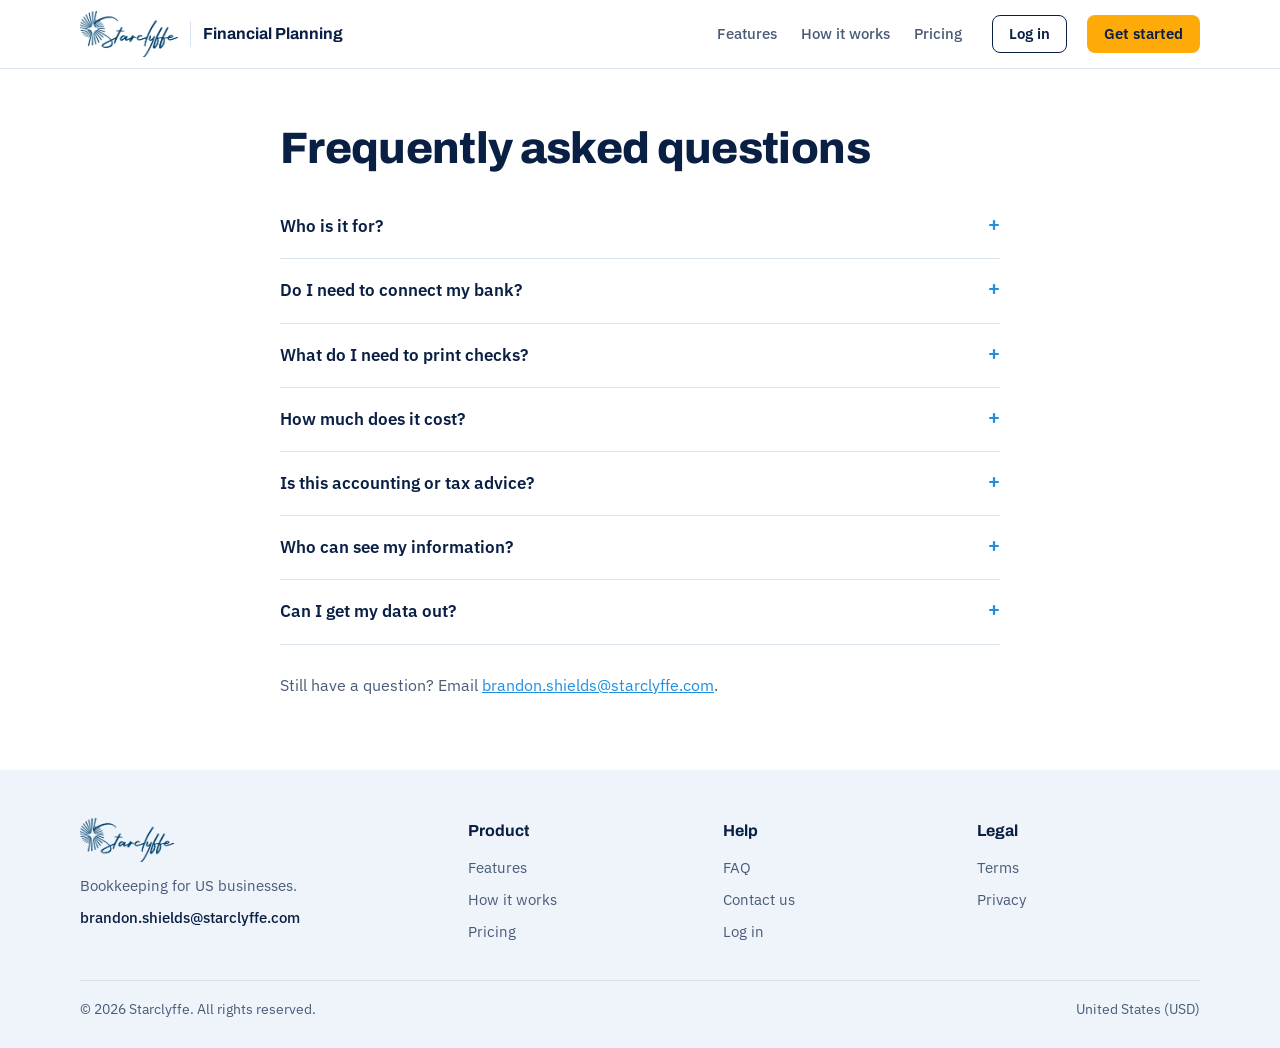
<file: financialplanning/faq/index.html>
<!doctype html>
<html lang="en">
<head>
<meta charset="utf-8">
<meta name="viewport" content="width=device-width, initial-scale=1, viewport-fit=cover">
<title>FAQ · Starclyffe Financial Planning</title>

<link rel="preconnect" href="https://fonts.googleapis.com">
<link rel="preconnect" href="https://fonts.gstatic.com" crossorigin>
<link rel="stylesheet" href="https://fonts.googleapis.com/css2?family=Archivo:wght@600;700;800&family=IBM+Plex+Sans:wght@400;500;600&family=IBM+Plex+Mono:wght@400;500&display=swap">
<link rel="stylesheet" href="../assets/site.css">
<style>.doc{padding-block:56px 72px;max-width:760px}.doc h1{font-size:clamp(32px,4vw,44px);margin-bottom:24px}.faq details{border-bottom:1px solid var(--line);padding:18px 0}.faq summary{cursor:pointer;font-weight:600;font-size:17px;list-style:none;display:flex;justify-content:space-between;gap:16px}.faq summary::-webkit-details-marker{display:none}.faq summary::after{content:"+";color:var(--accent);font-family:var(--f-mono);font-size:20px;line-height:1}.faq details[open] summary::after{content:"–"}.faq details p{color:var(--muted);margin-top:10px}</style>
</head>
<body>
<header class="top">
  <div class="wrap">
    <a class="brand" href="../index.html" aria-label="Starclyffe Financial Planning, home"><img class="logo logo-light" src="../assets/starclyffe-logo-navy.png" alt="Starclyffe" width="867" height="407"><img class="logo logo-dark" src="../assets/starclyffe-logo-white.png" alt="" aria-hidden="true" width="867" height="407"><span class="product">Financial Planning</span></a>
    <nav class="links" aria-label="Sections"><a href="../index.html#features">Features</a><a href="../index.html#how">How it works</a><a href="../index.html#pricing">Pricing</a></nav>
    <a class="btn ghost login" href="https://app.starclyffe.com/login/">Log in</a>
    <a class="btn primary" href="https://app.starclyffe.com/signup/">Get started</a>
  </div>
</header>
<main class="wrap doc">
<h1>Frequently asked questions</h1>
<div class="faq">
  <details><summary>Who is it for?</summary><p>US businesses that want to handle invoices, expenses, checks and reports themselves, without accounting software made for accountants.</p></details>
  <details><summary>Do I need to connect my bank?</summary><p>No. Download your statement from your bank as a PDF or CSV and upload it. We never ask for your banking password.</p></details>
  <details><summary>What do I need to print checks?</summary><p>Standard check-on-top business checks (from your bank or any check supplier) and a regular printer.</p></details>
  <details><summary>How much does it cost?</summary><p>$20 a month for everything. Cancel anytime from your account.</p></details>
  <details><summary>Is this accounting or tax advice?</summary><p>No. It's bookkeeping software. It keeps your records and reports organized; your CPA handles taxes.</p></details>
  <details><summary>Who can see my information?</summary><p>Only you and the people you invite to your company's workspace.</p></details>
  <details><summary>Can I get my data out?</summary><p>Yes. Download your records and reports in Excel or PDF anytime.</p></details>
</div>
<p class="muted" style="margin-top:28px">Still have a question? Email <a href="mailto:brandon.shields@starclyffe.com">brandon.shields@starclyffe.com</a>.</p>
</main>
<footer class="foot">
  <div class="wrap">
    <div class="foot-grid">
      <div class="brandcol"><img class="logo logo-light" src="../assets/starclyffe-logo-navy.png" alt="Starclyffe" width="867" height="407"><img class="logo logo-dark" src="../assets/starclyffe-logo-white.png" alt="" aria-hidden="true" width="867" height="407">
        <p>Bookkeeping for US businesses.</p>
        <a class="mail" href="mailto:brandon.shields@starclyffe.com">brandon.shields@starclyffe.com</a>
      </div>
      <div><h4>Product</h4><ul><li><a href="../index.html#features">Features</a></li><li><a href="../index.html#how">How it works</a></li><li><a href="../index.html#pricing">Pricing</a></li></ul></div>
      <div><h4>Help</h4><ul><li><a href="../faq/index.html">FAQ</a></li><li><a href="mailto:brandon.shields@starclyffe.com">Contact us</a></li><li><a href="https://app.starclyffe.com/login/">Log in</a></li></ul></div>
      <div><h4>Legal</h4><ul><li><a href="../terms/index.html">Terms</a></li><li><a href="../privacy/index.html">Privacy</a></li></ul></div>
    </div>
    <div class="foot-bottom"><span>© 2026 Starclyffe. All rights reserved.</span><span>United States (USD)</span></div>
  </div>
</footer>
</body>
</html>
</file>
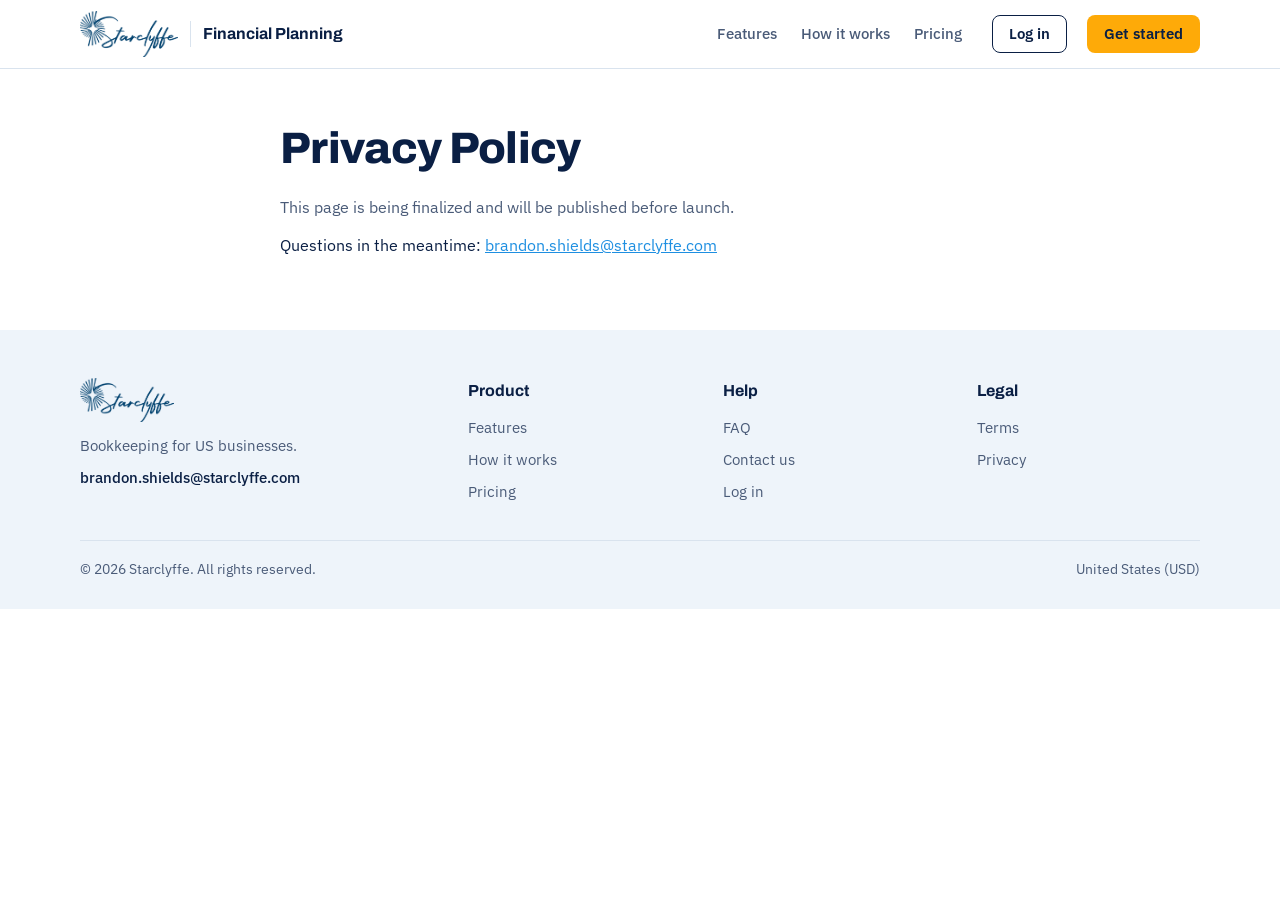
<file: financialplanning/privacy/index.html>
<!doctype html>
<html lang="en">
<head>
<meta charset="utf-8">
<meta name="viewport" content="width=device-width, initial-scale=1, viewport-fit=cover">
<title>Privacy Policy · Starclyffe Financial Planning</title>
<meta name="robots" content="noindex, nofollow">
<link rel="preconnect" href="https://fonts.googleapis.com">
<link rel="preconnect" href="https://fonts.gstatic.com" crossorigin>
<link rel="stylesheet" href="https://fonts.googleapis.com/css2?family=Archivo:wght@600;700;800&family=IBM+Plex+Sans:wght@400;500;600&family=IBM+Plex+Mono:wght@400;500&display=swap">
<link rel="stylesheet" href="../assets/site.css">
<style>.doc{padding-block:56px 72px;max-width:760px}.doc h1{font-size:clamp(32px,4vw,44px);margin-bottom:24px}.faq details{border-bottom:1px solid var(--line);padding:18px 0}.faq summary{cursor:pointer;font-weight:600;font-size:17px;list-style:none;display:flex;justify-content:space-between;gap:16px}.faq summary::-webkit-details-marker{display:none}.faq summary::after{content:"+";color:var(--accent);font-family:var(--f-mono);font-size:20px;line-height:1}.faq details[open] summary::after{content:"–"}.faq details p{color:var(--muted);margin-top:10px}</style>
</head>
<body>
<header class="top">
  <div class="wrap">
    <a class="brand" href="../index.html" aria-label="Starclyffe Financial Planning, home"><img class="logo logo-light" src="../assets/starclyffe-logo-navy.png" alt="Starclyffe" width="867" height="407"><img class="logo logo-dark" src="../assets/starclyffe-logo-white.png" alt="" aria-hidden="true" width="867" height="407"><span class="product">Financial Planning</span></a>
    <nav class="links" aria-label="Sections"><a href="../index.html#features">Features</a><a href="../index.html#how">How it works</a><a href="../index.html#pricing">Pricing</a></nav>
    <a class="btn ghost login" href="https://app.starclyffe.com/login/">Log in</a>
    <a class="btn primary" href="https://app.starclyffe.com/signup/">Get started</a>
  </div>
</header>
<main class="wrap doc">
<h1>Privacy Policy</h1>
<p class="muted">This page is being finalized and will be published before launch.</p>
<p style="margin-top:12px">Questions in the meantime: <a href="mailto:brandon.shields@starclyffe.com">brandon.shields@starclyffe.com</a></p>
</main>
<footer class="foot">
  <div class="wrap">
    <div class="foot-grid">
      <div class="brandcol"><img class="logo logo-light" src="../assets/starclyffe-logo-navy.png" alt="Starclyffe" width="867" height="407"><img class="logo logo-dark" src="../assets/starclyffe-logo-white.png" alt="" aria-hidden="true" width="867" height="407">
        <p>Bookkeeping for US businesses.</p>
        <a class="mail" href="mailto:brandon.shields@starclyffe.com">brandon.shields@starclyffe.com</a>
      </div>
      <div><h4>Product</h4><ul><li><a href="../index.html#features">Features</a></li><li><a href="../index.html#how">How it works</a></li><li><a href="../index.html#pricing">Pricing</a></li></ul></div>
      <div><h4>Help</h4><ul><li><a href="../faq/index.html">FAQ</a></li><li><a href="mailto:brandon.shields@starclyffe.com">Contact us</a></li><li><a href="https://app.starclyffe.com/login/">Log in</a></li></ul></div>
      <div><h4>Legal</h4><ul><li><a href="../terms/index.html">Terms</a></li><li><a href="../privacy/index.html">Privacy</a></li></ul></div>
    </div>
    <div class="foot-bottom"><span>© 2026 Starclyffe. All rights reserved.</span><span>United States (USD)</span></div>
  </div>
</footer>
</body>
</html>
</file>
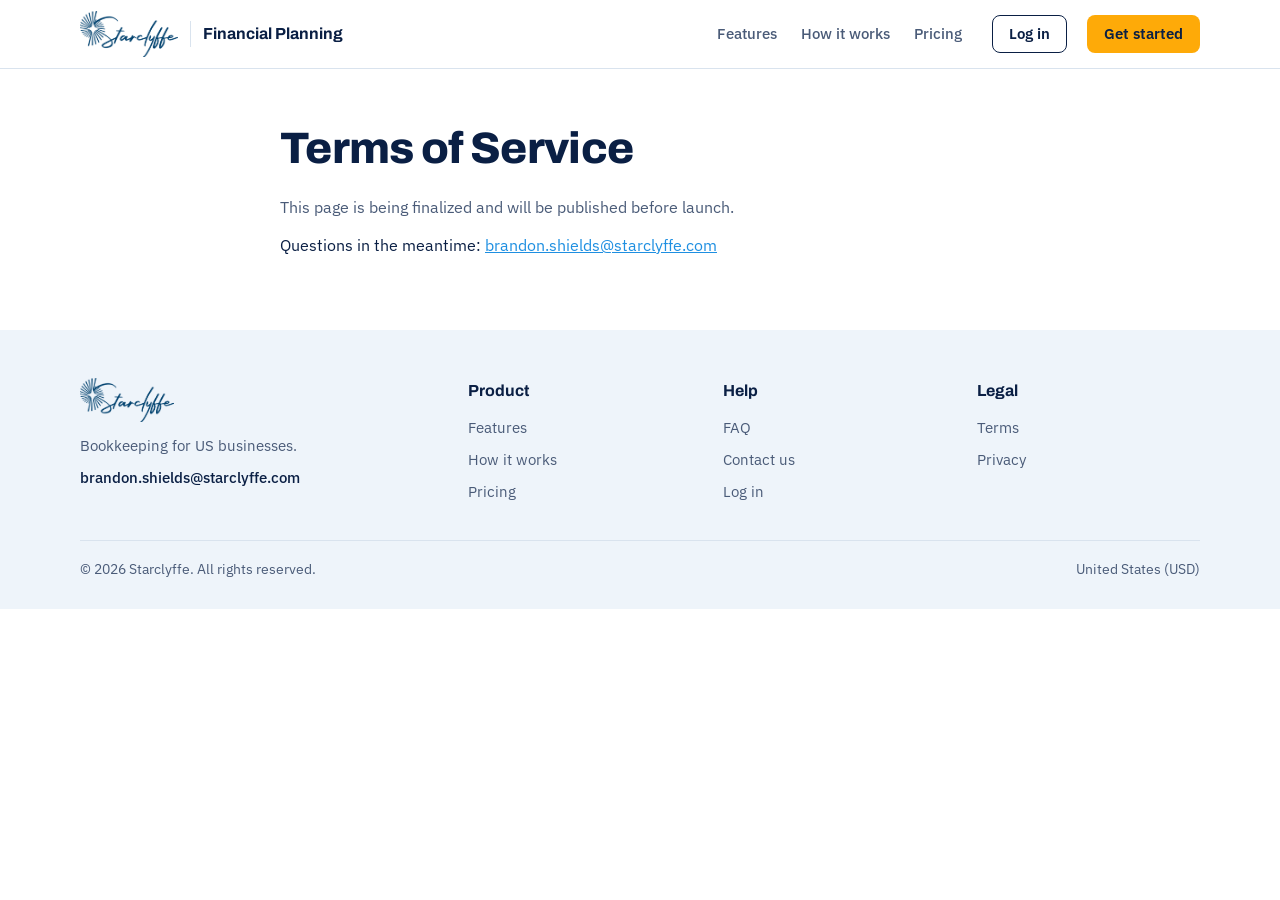
<file: financialplanning/terms/index.html>
<!doctype html>
<html lang="en">
<head>
<meta charset="utf-8">
<meta name="viewport" content="width=device-width, initial-scale=1, viewport-fit=cover">
<title>Terms of Service · Starclyffe Financial Planning</title>
<meta name="robots" content="noindex, nofollow">
<link rel="preconnect" href="https://fonts.googleapis.com">
<link rel="preconnect" href="https://fonts.gstatic.com" crossorigin>
<link rel="stylesheet" href="https://fonts.googleapis.com/css2?family=Archivo:wght@600;700;800&family=IBM+Plex+Sans:wght@400;500;600&family=IBM+Plex+Mono:wght@400;500&display=swap">
<link rel="stylesheet" href="../assets/site.css">
<style>.doc{padding-block:56px 72px;max-width:760px}.doc h1{font-size:clamp(32px,4vw,44px);margin-bottom:24px}.faq details{border-bottom:1px solid var(--line);padding:18px 0}.faq summary{cursor:pointer;font-weight:600;font-size:17px;list-style:none;display:flex;justify-content:space-between;gap:16px}.faq summary::-webkit-details-marker{display:none}.faq summary::after{content:"+";color:var(--accent);font-family:var(--f-mono);font-size:20px;line-height:1}.faq details[open] summary::after{content:"–"}.faq details p{color:var(--muted);margin-top:10px}</style>
</head>
<body>
<header class="top">
  <div class="wrap">
    <a class="brand" href="../index.html" aria-label="Starclyffe Financial Planning, home"><img class="logo logo-light" src="../assets/starclyffe-logo-navy.png" alt="Starclyffe" width="867" height="407"><img class="logo logo-dark" src="../assets/starclyffe-logo-white.png" alt="" aria-hidden="true" width="867" height="407"><span class="product">Financial Planning</span></a>
    <nav class="links" aria-label="Sections"><a href="../index.html#features">Features</a><a href="../index.html#how">How it works</a><a href="../index.html#pricing">Pricing</a></nav>
    <a class="btn ghost login" href="https://app.starclyffe.com/login/">Log in</a>
    <a class="btn primary" href="https://app.starclyffe.com/signup/">Get started</a>
  </div>
</header>
<main class="wrap doc">
<h1>Terms of Service</h1>
<p class="muted">This page is being finalized and will be published before launch.</p>
<p style="margin-top:12px">Questions in the meantime: <a href="mailto:brandon.shields@starclyffe.com">brandon.shields@starclyffe.com</a></p>
</main>
<footer class="foot">
  <div class="wrap">
    <div class="foot-grid">
      <div class="brandcol"><img class="logo logo-light" src="../assets/starclyffe-logo-navy.png" alt="Starclyffe" width="867" height="407"><img class="logo logo-dark" src="../assets/starclyffe-logo-white.png" alt="" aria-hidden="true" width="867" height="407">
        <p>Bookkeeping for US businesses.</p>
        <a class="mail" href="mailto:brandon.shields@starclyffe.com">brandon.shields@starclyffe.com</a>
      </div>
      <div><h4>Product</h4><ul><li><a href="../index.html#features">Features</a></li><li><a href="../index.html#how">How it works</a></li><li><a href="../index.html#pricing">Pricing</a></li></ul></div>
      <div><h4>Help</h4><ul><li><a href="../faq/index.html">FAQ</a></li><li><a href="mailto:brandon.shields@starclyffe.com">Contact us</a></li><li><a href="https://app.starclyffe.com/login/">Log in</a></li></ul></div>
      <div><h4>Legal</h4><ul><li><a href="../terms/index.html">Terms</a></li><li><a href="../privacy/index.html">Privacy</a></li></ul></div>
    </div>
    <div class="foot-bottom"><span>© 2026 Starclyffe. All rights reserved.</span><span>United States (USD)</span></div>
  </div>
</footer>
</body>
</html>
</file>
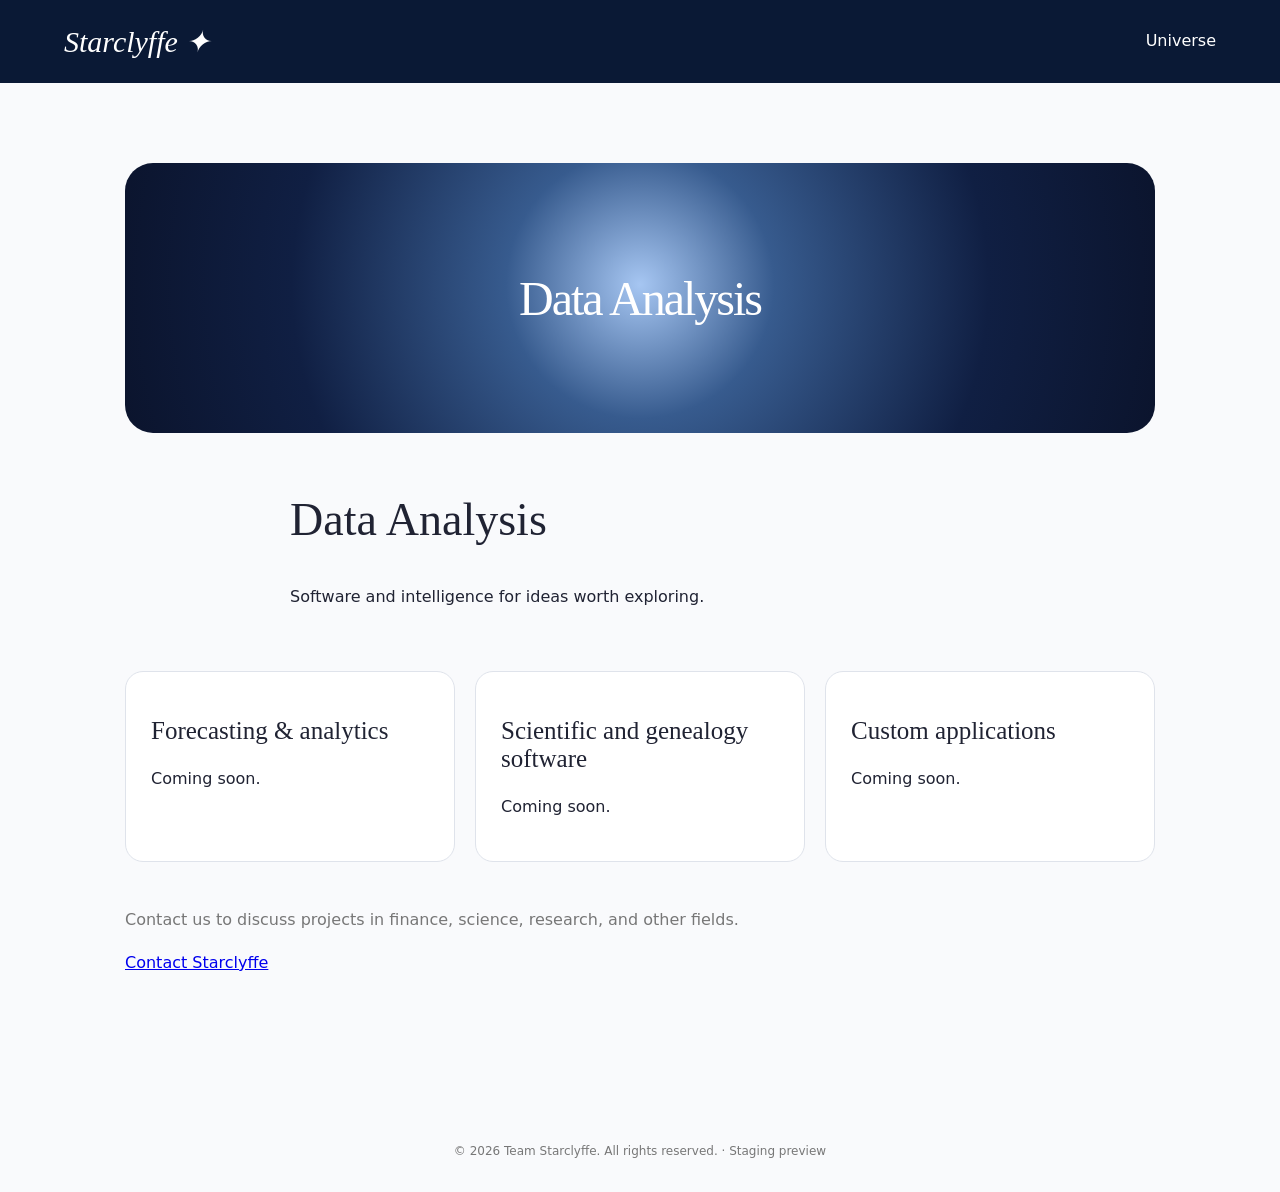
<file: staging/data-analysis.html>
<!doctype html><html lang="en"><head><meta charset="utf-8"><meta name="viewport" content="width=device-width,initial-scale=1"><title>Data Analysis — Starclyffe staging</title><style>*{box-sizing:border-box}body{margin:0;background:#f9fafc;color:#202333;font:16px/1.65 system-ui,sans-serif}header{background:#0a1935;color:white;padding:24px 5%;display:flex;justify-content:space-between;align-items:center}header a{color:inherit;text-decoration:none}.brand{font:italic 30px Georgia,serif}main{max-width:1080px;margin:auto;padding:80px 25px 120px}.scene{height:270px;background:radial-gradient(circle at 50% 45%,#a6c6f2,#375b8e 25%,#101f43 65%,#0b142d);border-radius:28px;display:grid;place-items:center;color:white;font:48px Georgia,serif;letter-spacing:-2px}.intro{max-width:700px;margin:60px auto}.intro h1{font:normal 46px Georgia,serif}.tiles{display:grid;grid-template-columns:repeat(auto-fit,minmax(220px,1fr));gap:20px}.tile{border:1px solid #dfe3eb;border-radius:18px;padding:25px;background:white}.tile h2{font:normal 25px Georgia,serif}footer{padding:30px;text-align:center;color:#777;font-size:12px}button{padding:12px 20px;border-radius:40px;border:1px solid #aaa;background:#fff;cursor:pointer}@media(max-width:600px){main{padding:30px 18px}.scene{height:190px;font-size:35px}}</style></head><body><header><a class="brand" href="index.html">Starclyffe ✦</a><a href="index.html">Universe</a></header><main><div class="scene">Data Analysis</div><section class="intro"><h1>Data Analysis</h1><p>Software and intelligence for ideas worth exploring.</p></section><div class="tiles"><section class="tile"><h2>Forecasting & analytics</h2><p>Coming soon.</p></section><section class="tile"><h2>Scientific and genealogy software</h2><p>Coming soon.</p></section><section class="tile"><h2>Custom applications</h2><p>Coming soon.</p></section></div><p style="margin-top:45px;color:#777">Contact us to discuss projects in finance, science, research, and other fields.</p><p><a href="mailto:brandon.shields@starclyffe.com">Contact Starclyffe</a></p></main><footer>© 2026 Team Starclyffe. All rights reserved. · Staging preview</footer></body></html>
</file>
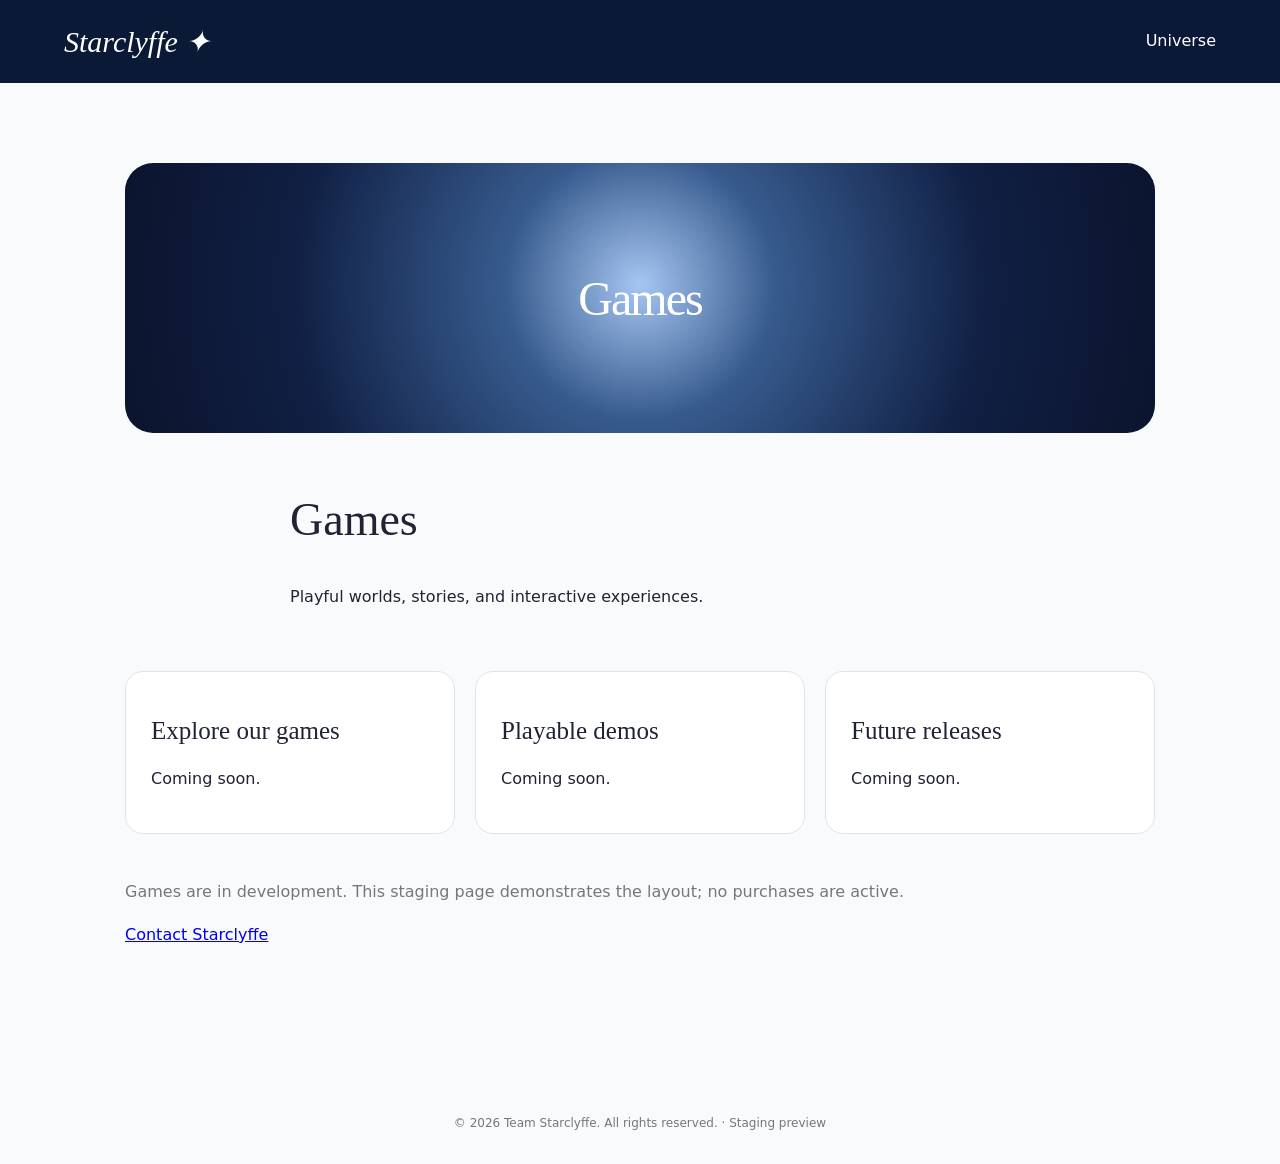
<file: staging/games.html>
<!doctype html><html lang="en"><head><meta charset="utf-8"><meta name="viewport" content="width=device-width,initial-scale=1"><title>Games — Starclyffe staging</title><style>*{box-sizing:border-box}body{margin:0;background:#f9fafc;color:#202333;font:16px/1.65 system-ui,sans-serif}header{background:#0a1935;color:white;padding:24px 5%;display:flex;justify-content:space-between;align-items:center}header a{color:inherit;text-decoration:none}.brand{font:italic 30px Georgia,serif}main{max-width:1080px;margin:auto;padding:80px 25px 120px}.scene{height:270px;background:radial-gradient(circle at 50% 45%,#a6c6f2,#375b8e 25%,#101f43 65%,#0b142d);border-radius:28px;display:grid;place-items:center;color:white;font:48px Georgia,serif;letter-spacing:-2px}.intro{max-width:700px;margin:60px auto}.intro h1{font:normal 46px Georgia,serif}.tiles{display:grid;grid-template-columns:repeat(auto-fit,minmax(220px,1fr));gap:20px}.tile{border:1px solid #dfe3eb;border-radius:18px;padding:25px;background:white}.tile h2{font:normal 25px Georgia,serif}footer{padding:30px;text-align:center;color:#777;font-size:12px}button{padding:12px 20px;border-radius:40px;border:1px solid #aaa;background:#fff;cursor:pointer}@media(max-width:600px){main{padding:30px 18px}.scene{height:190px;font-size:35px}}</style></head><body><header><a class="brand" href="index.html">Starclyffe ✦</a><a href="index.html">Universe</a></header><main><div class="scene">Games</div><section class="intro"><h1>Games</h1><p>Playful worlds, stories, and interactive experiences.</p></section><div class="tiles"><section class="tile"><h2>Explore our games</h2><p>Coming soon.</p></section><section class="tile"><h2>Playable demos</h2><p>Coming soon.</p></section><section class="tile"><h2>Future releases</h2><p>Coming soon.</p></section></div><p style="margin-top:45px;color:#777">Games are in development. This staging page demonstrates the layout; no purchases are active.</p><p><a href="mailto:brandon.shields@starclyffe.com">Contact Starclyffe</a></p></main><footer>© 2026 Team Starclyffe. All rights reserved. · Staging preview</footer></body></html>
</file>
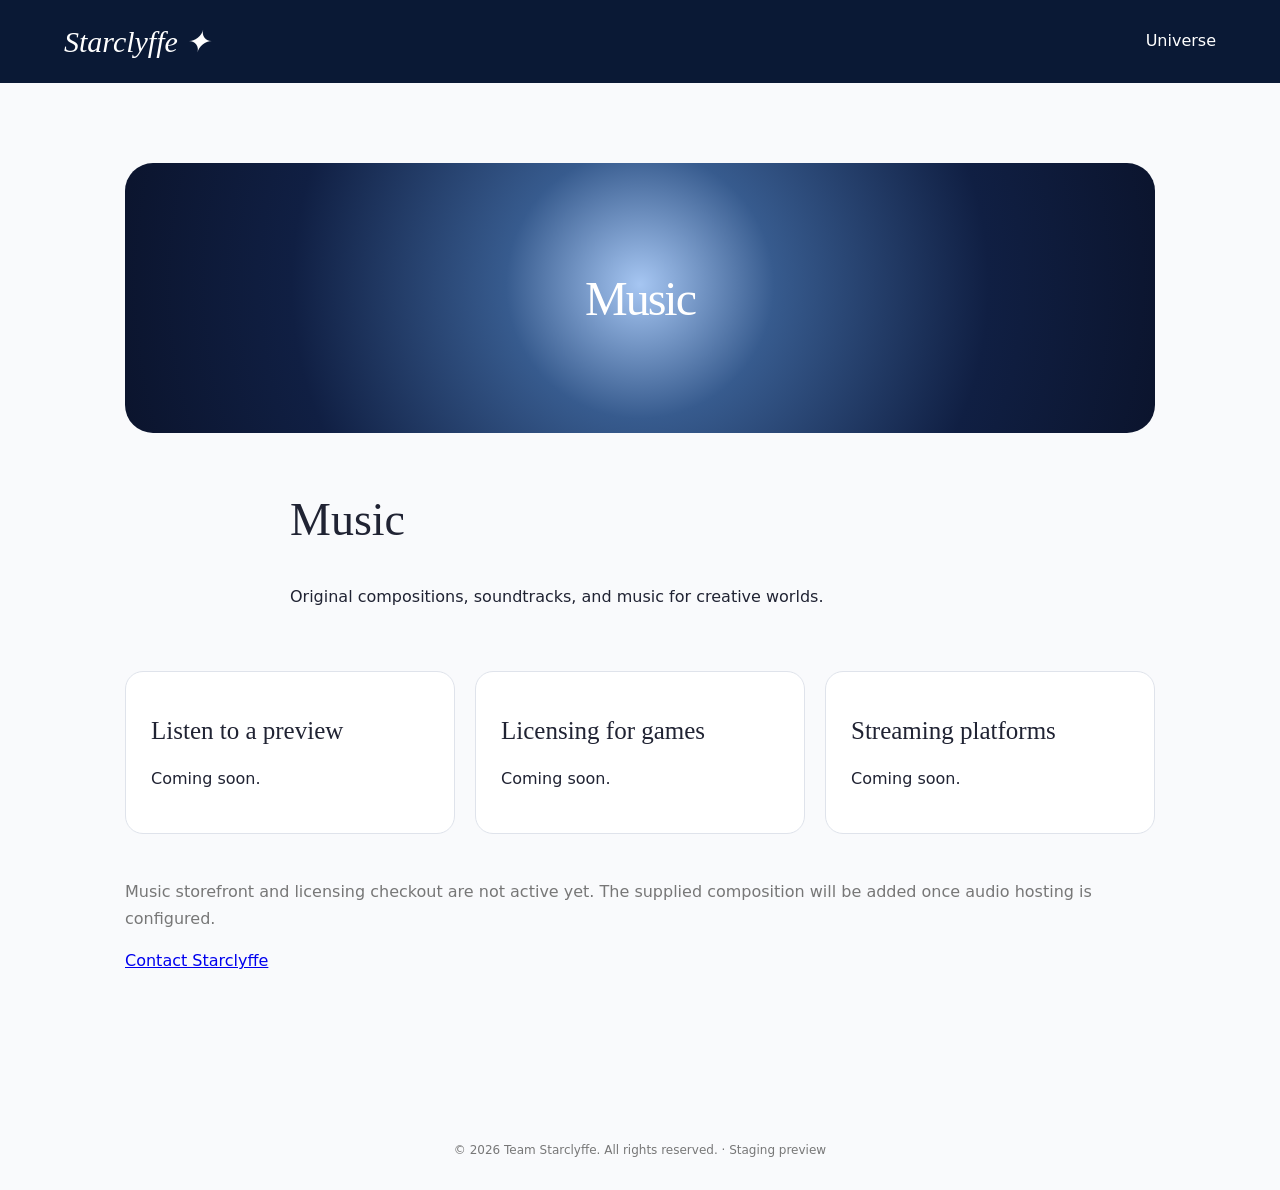
<file: staging/music.html>
<!doctype html><html lang="en"><head><meta charset="utf-8"><meta name="viewport" content="width=device-width,initial-scale=1"><title>Music — Starclyffe staging</title><style>*{box-sizing:border-box}body{margin:0;background:#f9fafc;color:#202333;font:16px/1.65 system-ui,sans-serif}header{background:#0a1935;color:white;padding:24px 5%;display:flex;justify-content:space-between;align-items:center}header a{color:inherit;text-decoration:none}.brand{font:italic 30px Georgia,serif}main{max-width:1080px;margin:auto;padding:80px 25px 120px}.scene{height:270px;background:radial-gradient(circle at 50% 45%,#a6c6f2,#375b8e 25%,#101f43 65%,#0b142d);border-radius:28px;display:grid;place-items:center;color:white;font:48px Georgia,serif;letter-spacing:-2px}.intro{max-width:700px;margin:60px auto}.intro h1{font:normal 46px Georgia,serif}.tiles{display:grid;grid-template-columns:repeat(auto-fit,minmax(220px,1fr));gap:20px}.tile{border:1px solid #dfe3eb;border-radius:18px;padding:25px;background:white}.tile h2{font:normal 25px Georgia,serif}footer{padding:30px;text-align:center;color:#777;font-size:12px}button{padding:12px 20px;border-radius:40px;border:1px solid #aaa;background:#fff;cursor:pointer}@media(max-width:600px){main{padding:30px 18px}.scene{height:190px;font-size:35px}}</style></head><body><header><a class="brand" href="index.html">Starclyffe ✦</a><a href="index.html">Universe</a></header><main><div class="scene">Music</div><section class="intro"><h1>Music</h1><p>Original compositions, soundtracks, and music for creative worlds.</p></section><div class="tiles"><section class="tile"><h2>Listen to a preview</h2><p>Coming soon.</p></section><section class="tile"><h2>Licensing for games</h2><p>Coming soon.</p></section><section class="tile"><h2>Streaming platforms</h2><p>Coming soon.</p></section></div><p style="margin-top:45px;color:#777">Music storefront and licensing checkout are not active yet. The supplied composition will be added once audio hosting is configured.</p><p><a href="mailto:brandon.shields@starclyffe.com">Contact Starclyffe</a></p></main><footer>© 2026 Team Starclyffe. All rights reserved. · Staging preview</footer></body></html>
</file>
<file: financialplanning/assets/site.css>
/* Starclyffe Financial Planning - shared styles (landing, account pages, workspace).
   Palette: bright blue for actions, Starclyffe amber for highlights, navy logo. */
:root{
  --bg:#FFFFFF; --soft:#EEF4FA; --card:#FFFFFF; --line:#D9E3EE; --ink:#0A1F44; --muted:#4A5B78;
  --accent:#1E8FE1; --accent-ink:#FFFFFF; --accent-soft:#E2F1FC; --accent-deep:#126FB5;
  --amber:#FEAA08; --amber-ink:#0A1F44; --amber-soft:#FFF3D6; --amber-text:#8F5B00;
  --sky:#60A5CF; --good:#138A4B; --good-soft:#E3F5EB; --bad:#C8372D; --bad-soft:#FDECEA;
  --paper:#FDFDFB; --check:#EEF5FB;
  --shadow:0 1px 2px rgba(11,34,54,.06),0 12px 32px rgba(11,34,54,.09);
  --f-display:"Archivo","Helvetica Neue",Arial,sans-serif;
  --f-body:"IBM Plex Sans",system-ui,-apple-system,"Segoe UI",sans-serif;
  --f-mono:"IBM Plex Mono",ui-monospace,Menlo,Consolas,monospace;
  --r:10px;
}
@media (prefers-color-scheme: dark){:root:not([data-theme="light"]){
  --bg:#081428; --soft:#0D1C34; --card:#11233F; --line:#22375A; --ink:#EAF1FA; --muted:#A3B4CC;
  --accent:#5DB8F5; --accent-ink:#04121F; --accent-soft:#12345A; --accent-deep:#8CCDF8;
  --amber:#FEAA08; --amber-ink:#0A1F44; --amber-soft:#3A2B0D; --amber-text:#FFC24D;
  --sky:#3F86B3; --good:#4CC98A; --good-soft:#123326; --bad:#FF7A6E; --bad-soft:#3A1A18;
  --paper:#14274A; --check:#12304F;
  --shadow:0 1px 2px rgba(0,0,0,.35),0 12px 32px rgba(0,0,0,.4); color-scheme:dark}}
:root[data-theme="dark"]{
  --bg:#081428; --soft:#0D1C34; --card:#11233F; --line:#22375A; --ink:#EAF1FA; --muted:#A3B4CC;
  --accent:#5DB8F5; --accent-ink:#04121F; --accent-soft:#12345A; --accent-deep:#8CCDF8;
  --amber:#FEAA08; --amber-ink:#0A1F44; --amber-soft:#3A2B0D; --amber-text:#FFC24D;
  --sky:#3F86B3; --good:#4CC98A; --good-soft:#123326; --bad:#FF7A6E; --bad-soft:#3A1A18;
  --paper:#14274A; --check:#12304F;
  --shadow:0 1px 2px rgba(0,0,0,.35),0 12px 32px rgba(0,0,0,.4); color-scheme:dark}

*{box-sizing:border-box}
[hidden]{display:none!important}
html{scroll-behavior:smooth}
@media (prefers-reduced-motion:reduce){html{scroll-behavior:auto}*{transition:none!important;animation:none!important}}
body{background:var(--bg);color:var(--ink);font-family:var(--f-body);font-size:16px;line-height:1.6;margin:0}
body::before{content:"";position:fixed;inset:0 0 auto;height:env(safe-area-inset-top,0px);z-index:10;background:var(--bg)}
.wrap{max-width:1160px;margin:0 auto;padding-left:max(20px,env(safe-area-inset-left,0px));padding-right:max(20px,env(safe-area-inset-right,0px))}
a{color:var(--accent)}
a:focus-visible,button:focus-visible,summary:focus-visible,input:focus-visible,select:focus-visible{outline:2px solid var(--accent);outline-offset:2px;border-radius:4px}
h1,h2,h3{font-family:var(--f-display);text-wrap:balance;margin:0;letter-spacing:-.015em}
h1{font-size:clamp(36px,5.4vw,60px);font-weight:800;line-height:1.05}
h2{font-size:clamp(26px,3.4vw,38px);font-weight:800;line-height:1.12}
h3{font-size:19px;font-weight:700;line-height:1.25}
p{margin:0}
.lede{font-size:18.5px;color:var(--muted);max-width:52ch}
.num{font-family:var(--f-mono);font-variant-numeric:tabular-nums}
.muted{color:var(--muted)}

/* buttons */
.btn{display:inline-flex;align-items:center;justify-content:center;gap:8px;font-weight:600;font-size:15.5px;text-decoration:none;border-radius:8px;padding:12px 20px;border:1px solid transparent;cursor:pointer;font-family:var(--f-body);white-space:nowrap;line-height:1.2}
.btn.primary{background:var(--amber);color:var(--amber-ink)}
.btn.primary:hover{filter:brightness(1.06)}
.btn.blue{background:var(--accent);color:var(--accent-ink)}
.btn.blue:hover{background:var(--accent-deep)}
.btn.amber{background:var(--amber);color:var(--amber-ink)}
.btn.amber:hover{filter:brightness(1.05)}
.btn.ghost{border-color:var(--ink);color:var(--ink);background:var(--card)}
.btn.ghost:hover{border-color:var(--accent)}
.btn.block{width:100%}
.btn[disabled]{opacity:.6;cursor:progress}

/* logo (navy on light, white on dark) */
.logo{height:46px;width:auto;display:block}
.logo-dark{display:none}
@media (prefers-color-scheme: dark){:root:not([data-theme="light"]) .logo-light{display:none}:root:not([data-theme="light"]) .logo-dark{display:block}}
:root[data-theme="dark"] .logo-light{display:none}
:root[data-theme="dark"] .logo-dark{display:block}

/* header */
header.top{position:sticky;top:env(safe-area-inset-top,0px);z-index:9;background:color-mix(in srgb,var(--bg) 92%,transparent);backdrop-filter:saturate(1.4) blur(10px);-webkit-backdrop-filter:saturate(1.4) blur(10px);border-bottom:1px solid var(--line)}
.top .wrap{display:flex;align-items:center;gap:20px;min-height:68px}
.brand{display:flex;align-items:center;gap:12px;text-decoration:none;color:var(--ink);margin-right:auto;min-width:0}
.brand .product{font-family:var(--f-display);font-weight:700;font-size:16px;padding-left:12px;border-left:1px solid var(--line);white-space:nowrap}
nav.links{display:flex;gap:4px}
nav.links a{color:var(--muted);text-decoration:none;font-weight:500;font-size:15px;padding:8px 10px;border-radius:6px}
nav.links a:hover{color:var(--ink);background:var(--soft)}
.top .btn{padding:9px 16px;font-size:14.5px}
@media (max-width:900px){nav.links{display:none}}
@media (max-width:520px){.top .login{display:none}.top .logo{height:38px}.brand .product{font-size:14px;padding-left:8px}}

/* footer: brand + link columns on a light band */
footer.foot{background:var(--soft);color:var(--muted);font-size:15px;padding-block:48px calc(28px + env(safe-area-inset-bottom,0px))}
.foot-grid{display:grid;grid-template-columns:minmax(0,1.6fr) repeat(3,minmax(0,1fr));gap:32px}
.foot h4{font-family:var(--f-display);font-size:16px;color:var(--ink);margin:0 0 12px}
.foot ul{list-style:none;margin:0;padding:0;display:flex;flex-direction:column;gap:8px}
.foot a{color:var(--muted);text-decoration:none}
.foot a:hover{color:var(--accent-deep);text-decoration:underline}
.foot .logo{height:44px;margin-bottom:12px}
.foot .brandcol p{max-width:30ch}
.foot .brandcol .mail{display:inline-block;margin-top:8px;color:var(--ink);font-weight:500}
.foot-bottom{border-top:1px solid var(--line);margin-top:36px;padding-top:18px;font-size:13.5px;display:flex;justify-content:space-between;flex-wrap:wrap;gap:8px}
@media (max-width:760px){.foot-grid{grid-template-columns:repeat(2,minmax(0,1fr))}.foot .brandcol{grid-column:1/-1}}

/* forms */
.field{display:flex;flex-direction:column;gap:6px}
.field label{font-weight:600;font-size:14px}
.field .hint{font-size:13px;color:var(--muted)}
.input{font:inherit;font-size:16px;color:var(--ink);background:var(--card);border:1px solid var(--line);border-radius:8px;padding:11px 12px;width:100%;min-width:0}
.input:hover{border-color:color-mix(in srgb,var(--accent) 40%,var(--line))}
.input[aria-invalid="true"]{border-color:var(--bad);background:color-mix(in srgb,var(--bad-soft) 50%,var(--card))}
.err{font-size:13.5px;color:var(--bad);font-weight:500}
.pw{position:relative}
.pw .input{padding-right:64px}
.pw button{position:absolute;right:6px;top:50%;transform:translateY(-50%);background:none;border:none;color:var(--accent);font:inherit;font-size:13.5px;font-weight:600;cursor:pointer;padding:6px 8px}
.check-row{display:flex;gap:10px;align-items:flex-start;font-size:14.5px}
.check-row input{margin-top:4px;width:17px;height:17px;accent-color:var(--accent);flex:none}
.rules{list-style:none;margin:4px 0 0;padding:0;display:grid;grid-template-columns:1fr 1fr;gap:4px 12px;font-size:13px;color:var(--muted)}
.rules li::before{content:"○";margin-right:6px}
.rules li.ok{color:var(--good)}
.rules li.ok::before{content:"✓"}
@media (max-width:420px){.rules{grid-template-columns:1fr}}

/* alerts */
.alert{border-radius:8px;padding:12px 14px;font-size:14.5px;display:flex;gap:10px;align-items:flex-start;border:1px solid transparent}
.alert b{display:block}
.alert.error{background:var(--bad-soft);border-color:color-mix(in srgb,var(--bad) 35%,transparent);color:var(--ink)}
.alert.error::before{content:"!";flex:none;width:20px;height:20px;border-radius:50%;background:var(--bad);color:var(--bg);font-weight:700;display:grid;place-items:center;font-size:13px;margin-top:1px}
.alert.ok{background:var(--good-soft);border-color:color-mix(in srgb,var(--good) 35%,transparent)}
.alert.ok::before{content:"✓";flex:none;width:20px;height:20px;border-radius:50%;background:var(--good);color:var(--bg);font-weight:700;display:grid;place-items:center;font-size:12px;margin-top:1px}
.alert.info{background:var(--amber-soft);border-color:color-mix(in srgb,var(--amber) 45%,transparent)}
.alert a{font-weight:600}

/* preview notice (until the real server is connected) */
.preview-note{background:var(--amber);color:var(--amber-ink);font-size:13px;font-weight:500;text-align:center;padding:6px 16px}

/* account pages: brand panel + form */
.auth{min-height:100vh;display:grid;grid-template-columns:minmax(0,1fr) minmax(0,1.1fr)}
.auth-panel{background:linear-gradient(160deg,#0A1F44 0%,#00416B 55%,#1E8FE1 120%);color:#FFFFFF;padding:40px max(32px,env(safe-area-inset-left,0px)) 40px 48px;display:flex;flex-direction:column;gap:28px;position:relative;overflow:hidden}
.auth-panel::after{content:"";position:absolute;right:-120px;bottom:-120px;width:360px;height:360px;border-radius:50%;background:radial-gradient(circle,rgba(254,170,8,.55),rgba(254,170,8,0) 70%);pointer-events:none}
.auth-panel .logo{height:52px}
.auth-panel h2{color:#FFFFFF;font-size:clamp(26px,3vw,36px);margin-top:auto}
.auth-panel ul{list-style:none;margin:0;padding:0;display:flex;flex-direction:column;gap:10px;font-size:16px;color:rgba(255,255,255,.9);position:relative;z-index:1}
.auth-panel li::before{content:"✓";color:var(--amber);font-weight:700;margin-right:10px}
.auth-panel .back{color:rgba(255,255,255,.85);text-decoration:none;font-size:14px;margin-top:auto;position:relative;z-index:1}
.auth-panel .back:hover{color:#FFFFFF}
.auth-main{display:flex;align-items:center;justify-content:center;padding:40px max(20px,env(safe-area-inset-right,0px)) calc(40px + env(safe-area-inset-bottom,0px)) 20px}
.auth-card{width:100%;max-width:420px;display:flex;flex-direction:column;gap:18px}
.auth-card h1{font-size:clamp(28px,3.4vw,36px)}
.auth-card form{display:flex;flex-direction:column;gap:16px}
.auth-card .alt{font-size:14.5px;color:var(--muted);text-align:center}
.auth-card .row-between{display:flex;justify-content:space-between;align-items:center;gap:10px;font-size:14px}
.auth-card .big-icon{width:56px;height:56px;border-radius:14px;background:var(--accent-soft);color:var(--accent);display:grid;place-items:center}
@media (max-width:860px){
  .auth{grid-template-columns:minmax(0,1fr);min-height:0}
  .auth-panel{padding:22px 20px;gap:12px}
  .auth-panel h2,.auth-panel ul,.auth-panel .back{display:none}
  .auth-panel .logo{height:40px}
  .auth-panel::after{width:200px;height:200px;right:-80px;bottom:-110px}
  .auth-main{align-items:flex-start;padding-top:28px}
}

/* spinner */
.spin{width:16px;height:16px;border-radius:50%;border:2px solid currentColor;border-right-color:transparent;animation:sp .7s linear infinite;display:inline-block}
@keyframes sp{to{transform:rotate(360deg)}}

/* workspace (after log in) */
.ws{background:#0A1F44;display:grid;grid-template-columns:240px minmax(0,1fr);min-height:100vh}
.ws-side{background:#0A1F44;color:#FFFFFF;padding:22px 14px;display:flex;flex-direction:column;gap:4px;position:sticky;top:0;height:100vh;overflow-y:auto}
.ws-side .logo{height:40px;margin:0 8px 22px}
.ws-side a{color:rgba(255,255,255,.78);text-decoration:none;padding:9px 12px;border-radius:8px;font-weight:500;font-size:15px;display:flex;align-items:center;gap:10px}
.ws-side a:hover{background:rgba(255,255,255,.08);color:#FFFFFF}
.ws-side a[aria-current="page"]{background:#FFFFFF;color:#0A1F44;font-weight:600}
.ws-side .spacer{flex:1}
.ws-side .soon{font-size:11px;font-weight:600;background:rgba(254,170,8,.2);color:#FEAA08;border-radius:999px;padding:1px 7px;margin-left:auto}
.ws-main{min-width:0;background:var(--soft)}
.ws-top{display:flex;align-items:center;gap:14px;padding:14px 28px;border-bottom:1px solid var(--line);background:var(--bg);position:sticky;top:0;z-index:5}
.ws-top .biz{font-family:var(--f-display);font-weight:700;font-size:17px;margin-right:auto;min-width:0;overflow:hidden;text-overflow:ellipsis;white-space:nowrap}
.ws-top .who{font-size:14px;color:var(--muted)}
.ws-top .menu-btn{display:none}
.ws-body{padding:28px;display:flex;flex-direction:column;gap:22px;max-width:1100px}
.ws-body h1{font-size:clamp(26px,3vw,34px)}
.tiles3{display:grid;grid-template-columns:repeat(3,minmax(0,1fr));gap:14px}
.wtile{background:var(--card);border:1px solid var(--line);border-radius:10px;padding:16px 18px}
.wtile .k{font-size:12px;color:var(--muted);text-transform:uppercase;letter-spacing:.06em;font-weight:600}
.wtile .v{font-family:var(--f-display);font-weight:700;font-size:26px;margin-top:2px}
.wtile .s{font-size:13px;color:var(--muted)}
.start{display:grid;grid-template-columns:repeat(3,minmax(0,1fr));gap:14px}
.start a{background:var(--card);border:1px solid var(--line);border-radius:12px;padding:18px;text-decoration:none;color:var(--ink);display:flex;flex-direction:column;gap:6px;transition:border-color .15s,transform .15s}
.start a:hover{border-color:var(--accent);transform:translateY(-1px)}
.start a b{font-size:16.5px}
.start a span{color:var(--muted);font-size:14px}
.start a i{font-style:normal;font-family:var(--f-mono);font-size:12.5px;color:var(--accent);font-weight:500}
.panel{background:var(--card);border:1px solid var(--line);border-radius:12px;padding:22px}
.panel dl{display:grid;grid-template-columns:160px 1fr;gap:10px 16px;margin:0}
.panel dt{color:var(--muted)}
.panel dd{margin:0;font-weight:500;overflow-wrap:anywhere}
.full-msg{min-height:100vh;display:grid;place-items:center;text-align:center;padding:24px}
.full-msg > div{max-width:420px;display:flex;flex-direction:column;gap:14px;align-items:center}
@media (max-width:900px){.tiles3,.start{grid-template-columns:minmax(0,1fr)}}
@media (max-width:820px){
  .ws{grid-template-columns:minmax(0,1fr)}
  .ws-side{position:fixed;inset:0 auto 0 0;width:260px;z-index:20;transform:translateX(-100%);transition:transform .2s;padding-top:calc(22px + env(safe-area-inset-top,0px))}
  .ws.open .ws-side{transform:none;box-shadow:0 0 0 100vmax rgba(0,0,0,.35)}
  .ws-top{padding:12px 16px;top:env(safe-area-inset-top,0px)}
  .ws-top .menu-btn{display:inline-flex;padding:8px 10px}
  .ws-top .who{display:none}
  .ws-body{padding:20px 16px}
  .panel dl{grid-template-columns:1fr}
}
</file>
